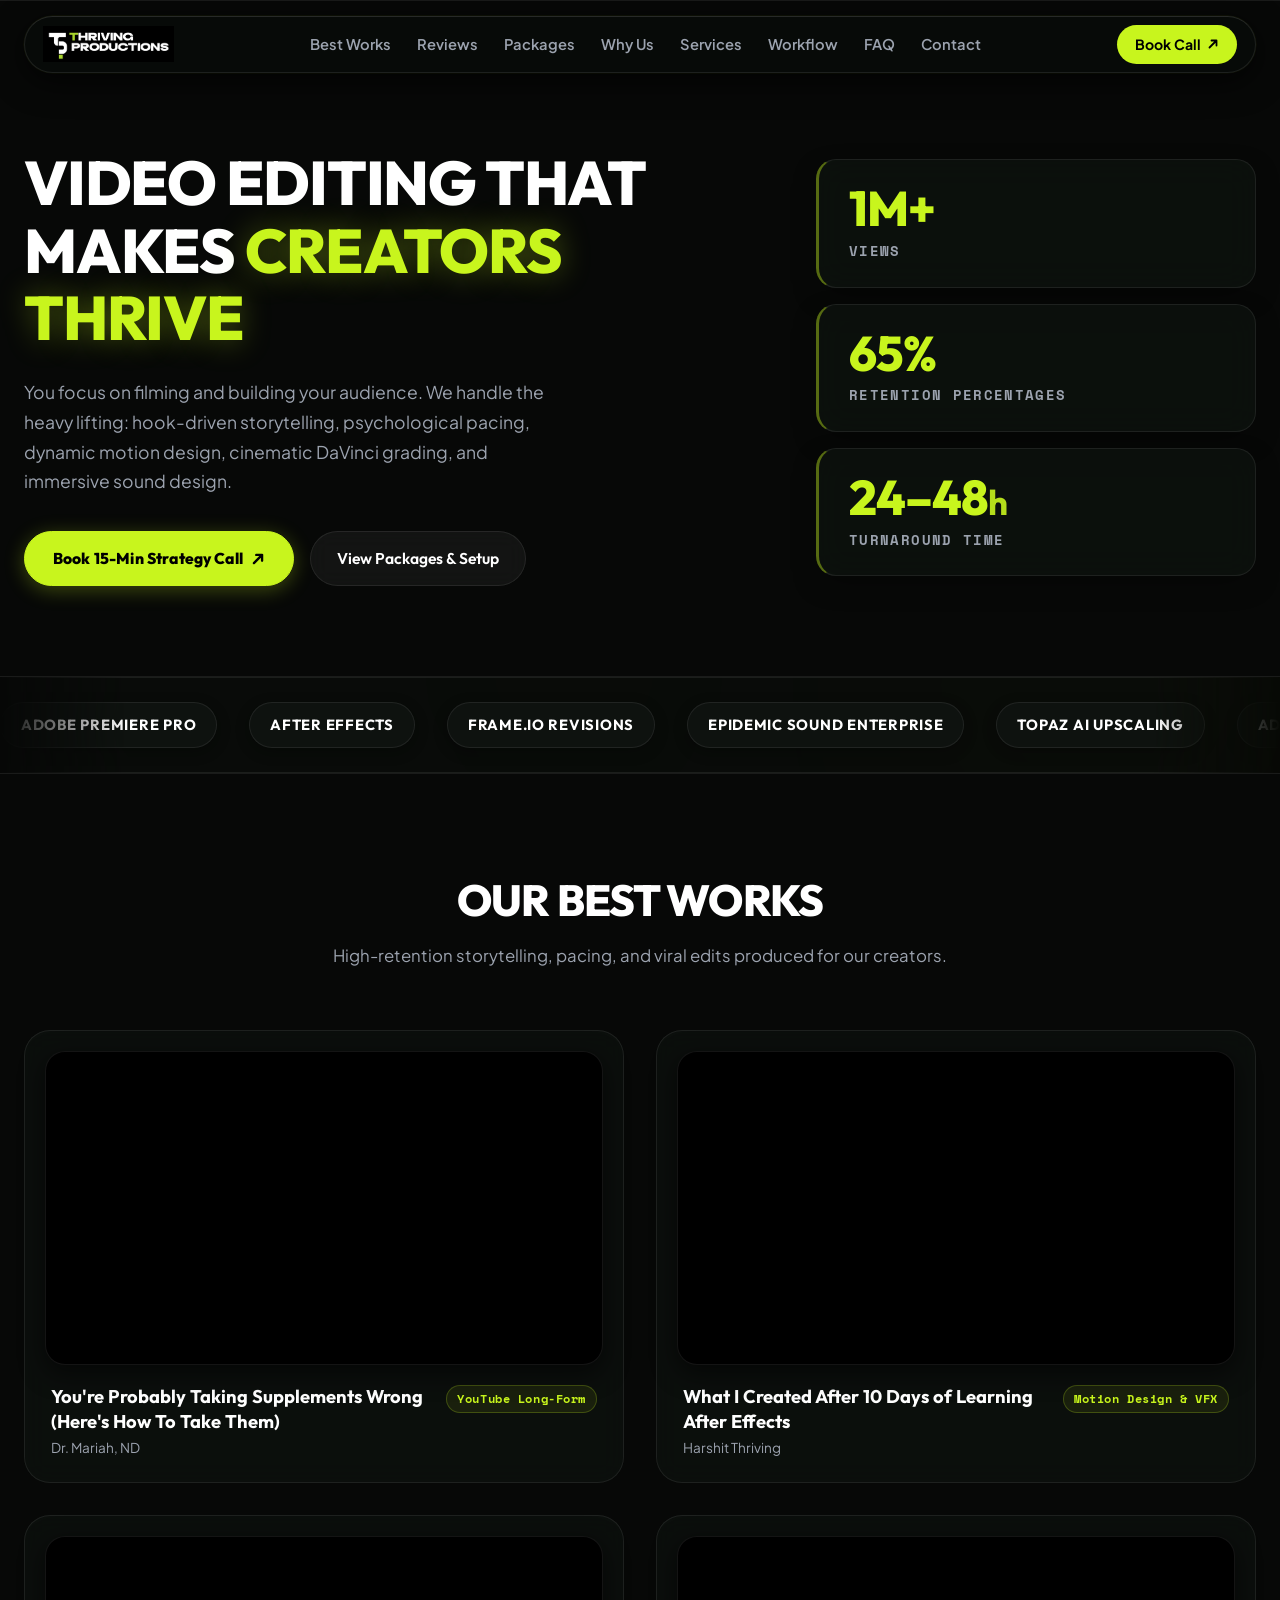
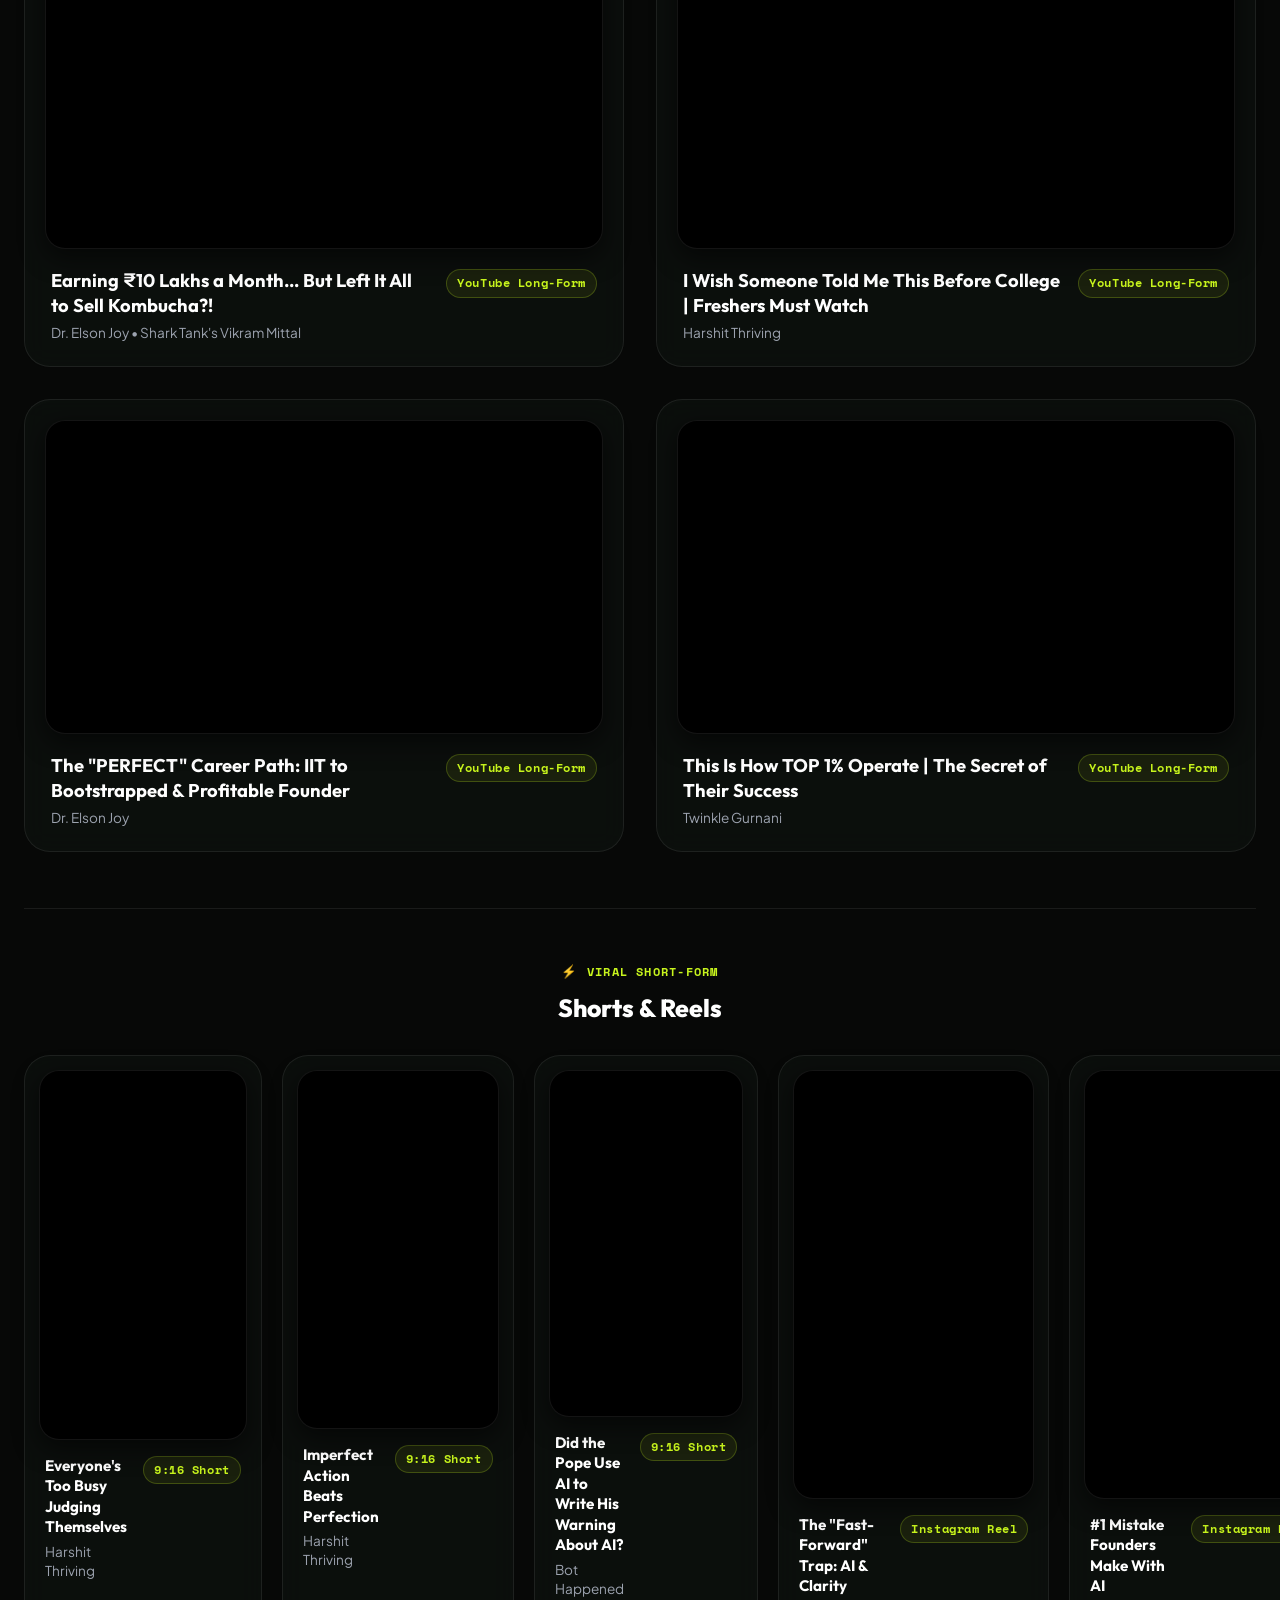
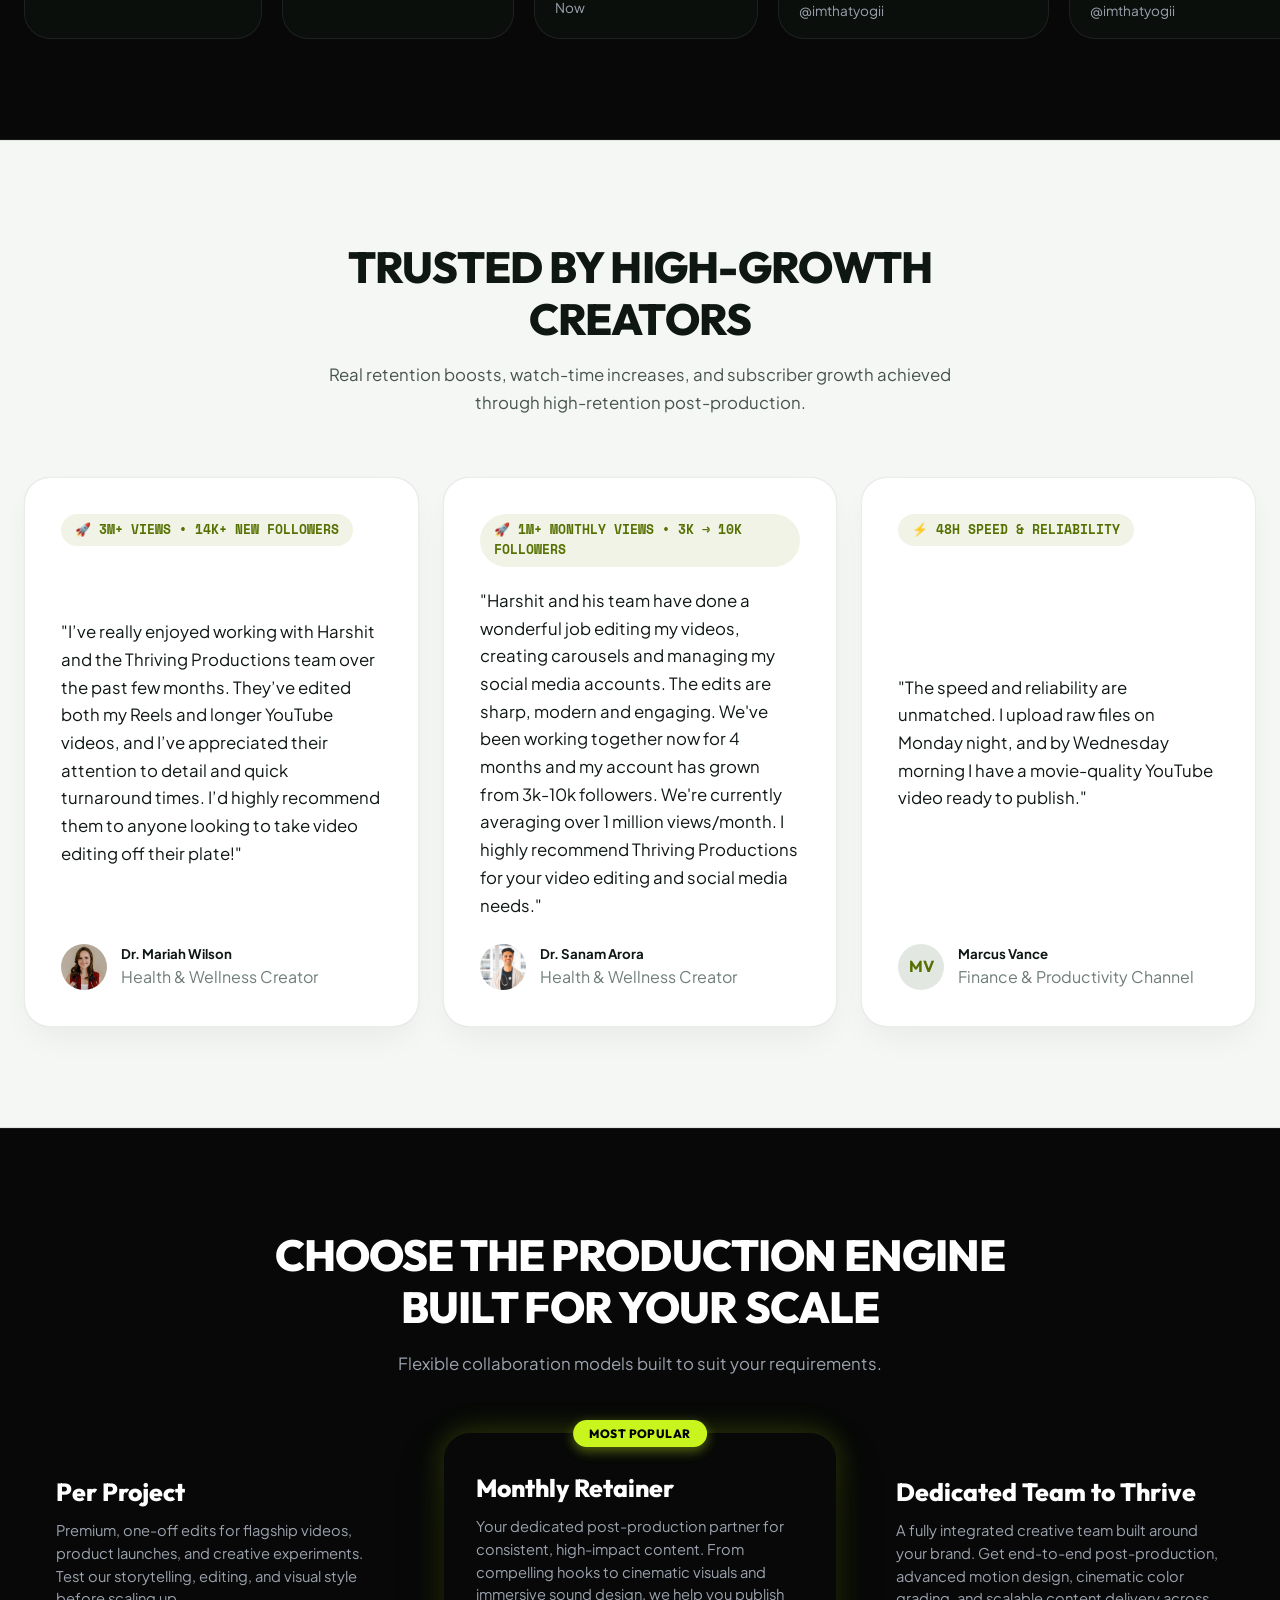
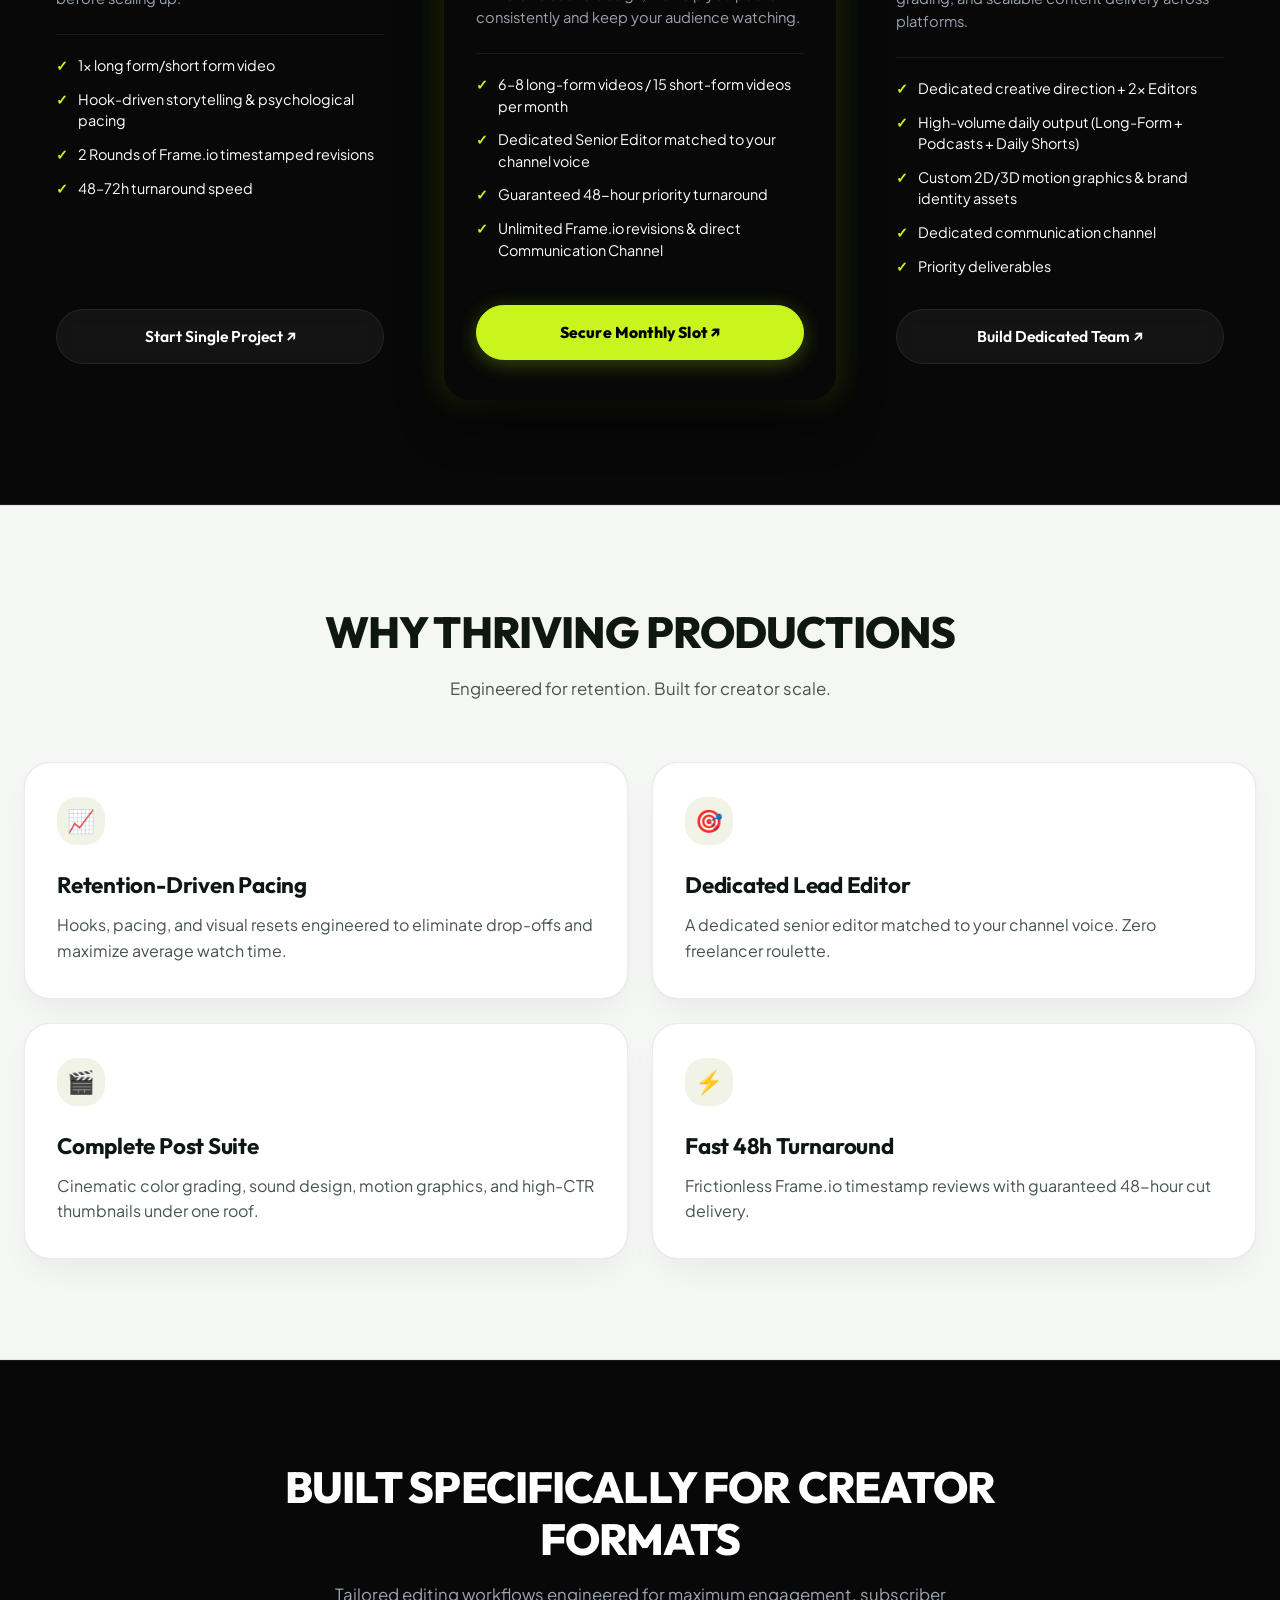
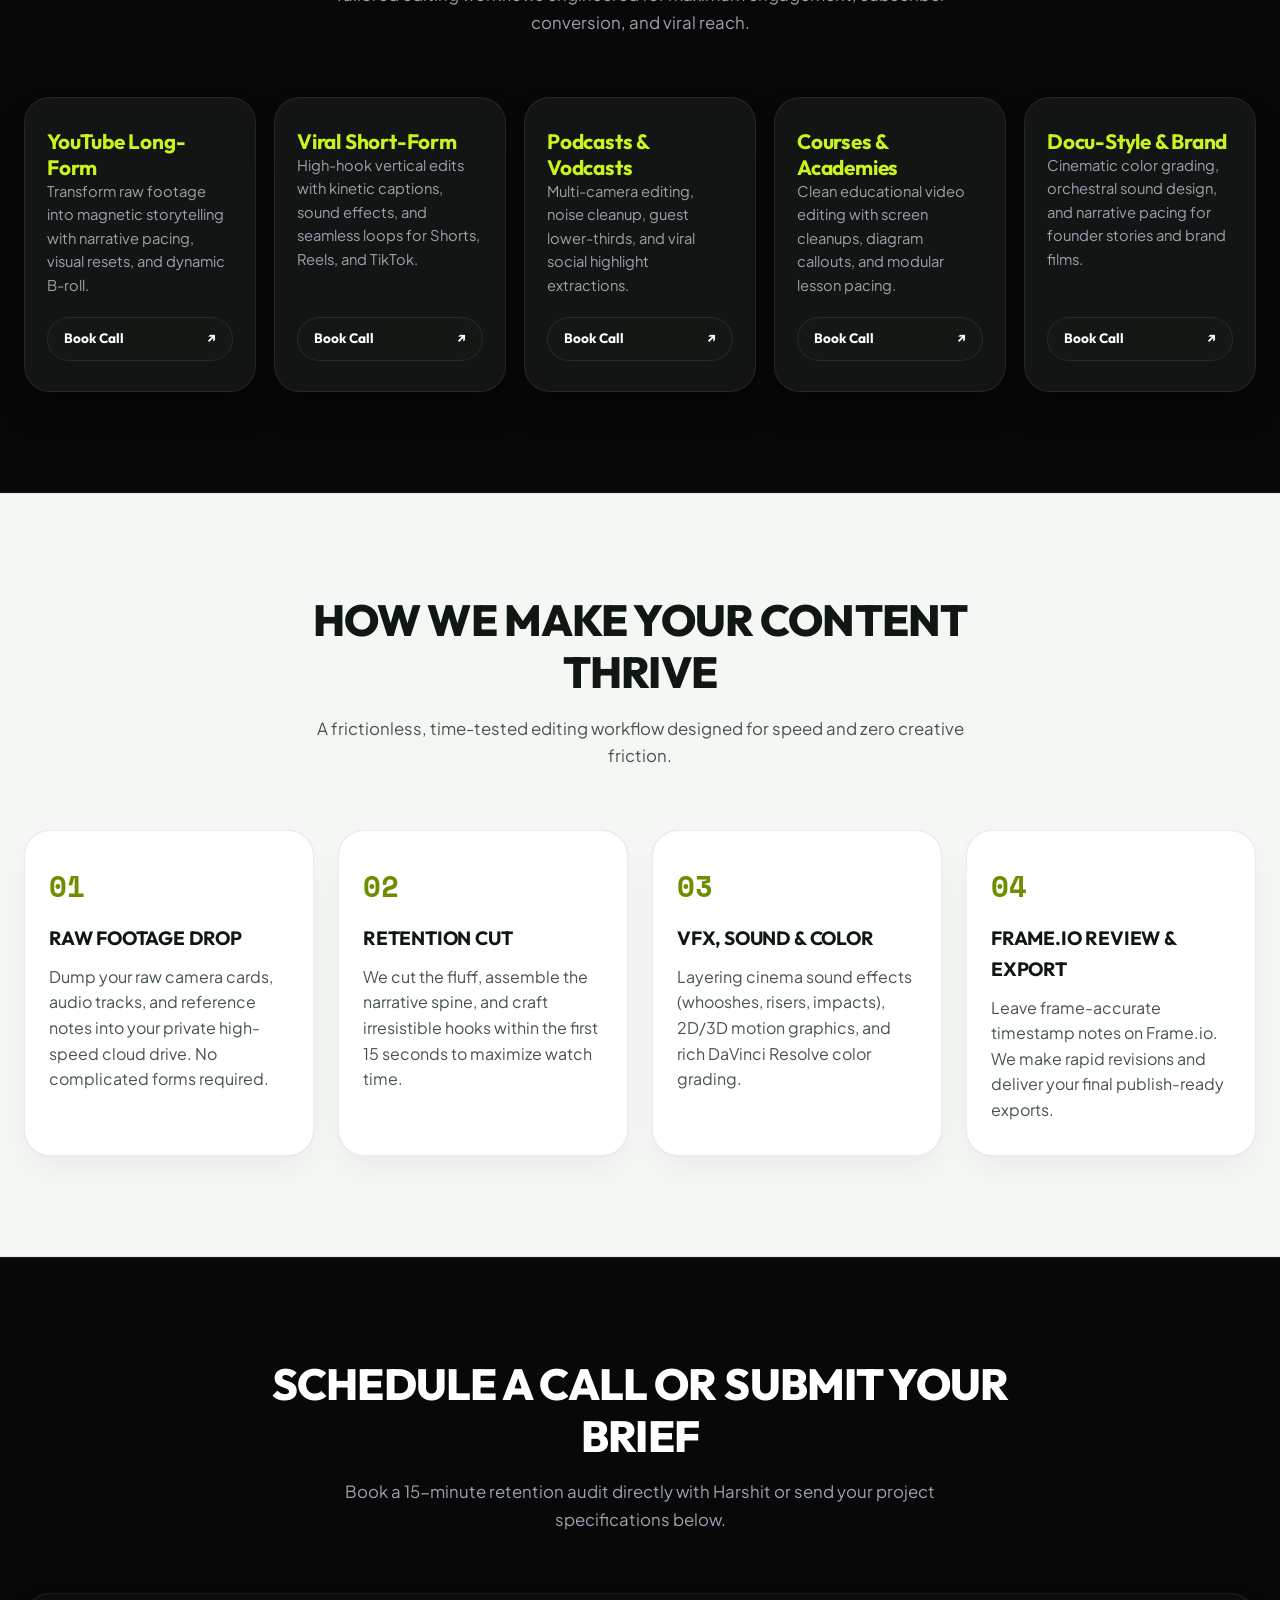
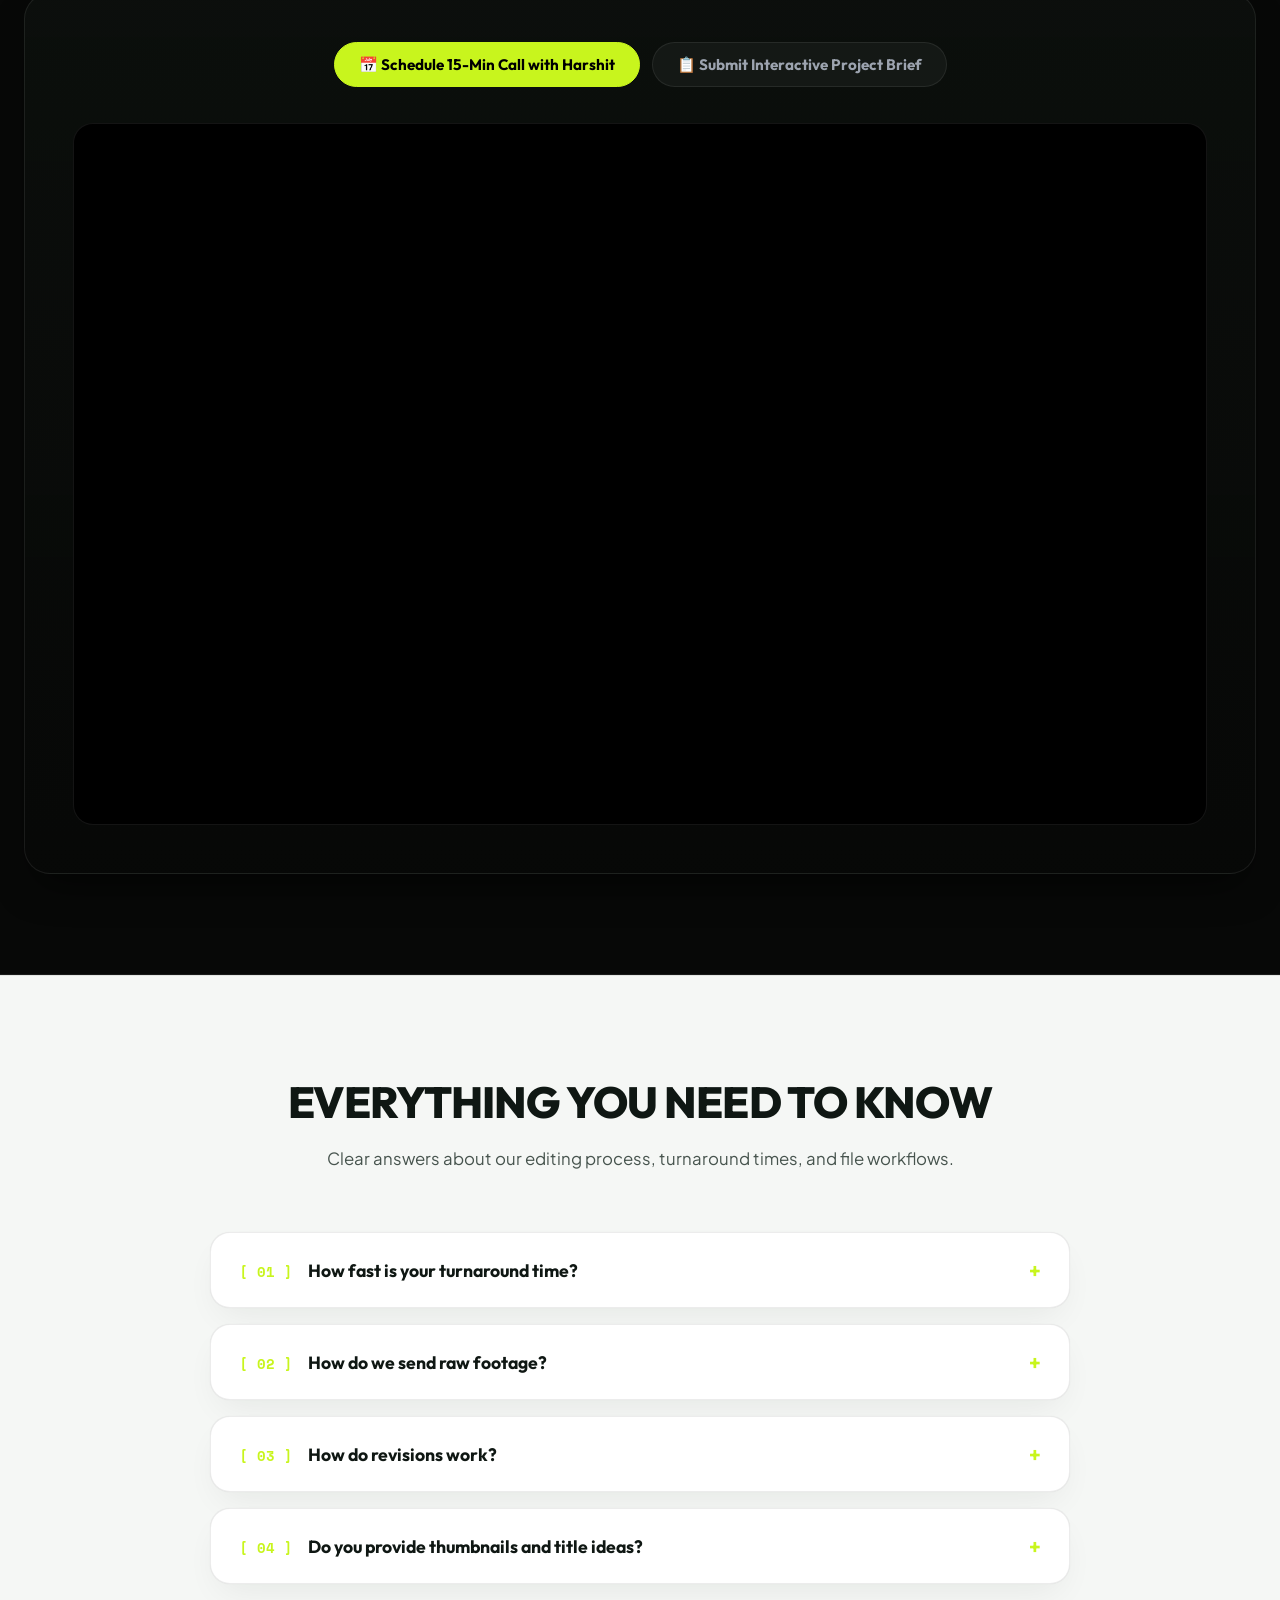
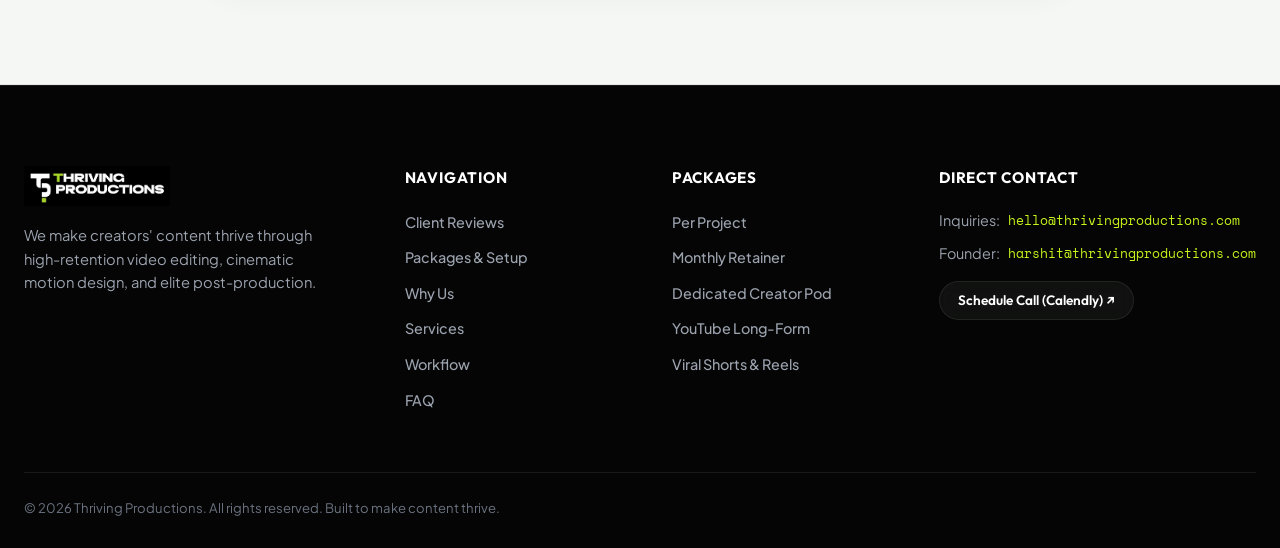
<file: index.html>
<!DOCTYPE html>
<html lang="en">

<head>
  <meta charset="UTF-8">
  <meta name="viewport" content="width=device-width, initial-scale=1.0">

  <!-- SEO Meta Tags -->
  <title>Thriving Productions | High-Retention Video Editing & Post-Production for Creators</title>
  <meta name="description"
    content="We make creators' content thrive. Elite video editing, storytelling cuts, dynamic motion graphics, DaVinci color grading, and immersive sound design for top YouTube creators, podcasters, and brand leaders.">
  <meta name="keywords"
    content="video editing, creator post production, high retention editing, youtube editor, podcast video editing, motion design, thriving productions, harshit">
  <meta name="author" content="Thriving Productions">

  <!-- Open Graph / Social Media Meta Tags -->
  <meta property="og:title" content="Thriving Productions — High-Retention Video Editing for Creators">
  <meta property="og:description"
    content="You film the vision. We engineer the virality. Full-service post-production for modern creators.">
  <meta property="og:image" content="assets/logo-final.png">
  <meta property="og:type" content="website">

  <!-- Favicon -->
  <link rel="icon" type="image/png" href="assets/logo-final.png">

  <!-- Calendly Widget Stylesheet & JS -->
  <link href="https://assets.calendly.com/assets/external/widget.css" rel="stylesheet">
  <script src="https://assets.calendly.com/assets/external/widget.js" type="text/javascript" async></script>

  <!-- Custom Stylesheet -->
  <link rel="stylesheet" href="css/style.css">
</head>

<body>

  <!-- Ambient Light Orbs -->
  <div class="bg-ambient-lights" aria-hidden="true">
    <div class="ambient-orb orb-1"></div>
    <div class="ambient-orb orb-2"></div>
    <div class="ambient-orb orb-3"></div>
  </div>

  <!-- FLOATING NAVIGATION BAR -->
  <header class="site-header">
    <div class="nav-pill-container">
      <a href="#hero" class="brand-link" aria-label="Thriving Productions Home">
        <img src="assets/logo-final.png" alt="Thriving Productions Logo" class="brand-logo">
      </a>

      <nav aria-label="Main Navigation">
        <ul class="nav-links-wrapper">
          <li class="nav-item"><a href="#work">Best Works</a></li>
          <li class="nav-item"><a href="#results">Reviews</a></li>
          <li class="nav-item"><a href="#packages">Packages</a></li>
          <li class="nav-item"><a href="#why-us">Why Us</a></li>
          <li class="nav-item"><a href="#services">Services</a></li>
          <li class="nav-item"><a href="#workflow">Workflow</a></li>
          <li class="nav-item"><a href="#faq">FAQ</a></li>
          <li class="nav-item"><a href="#booking">Contact</a></li>
        </ul>
      </nav>

      <div class="nav-right-actions">
        <a href="https://calendly.com/thrivingharshit/new-meeting" target="_blank" rel="noopener"
          class="btn-nav-cta trigger-calendly-modal">
          <span>Book Call</span>
          <svg width="12" height="12" viewBox="0 0 12 12" fill="none" xmlns="http://www.w3.org/2000/svg">
            <path d="M2.5 9.5L9.5 2.5M9.5 2.5H4.5M9.5 2.5V7.5" stroke="currentColor" stroke-width="1.8"
              stroke-linecap="round" stroke-linejoin="round" />
          </svg>
        </a>
      </div>
    </div>
  </header>

  <!-- Mobile Drawer -->
  <div id="mobileDrawer" style="display:none;" class="mobile-drawer">
    <!-- Populated via CSS/JS -->
  </div>

  <main>
    <!-- HERO SECTION -->
    <section id="hero" class="hero-section section-dark-theme">
      <div class="container">
        <div class="hero-grid">

          <div class="hero-content">
            <h1 class="hero-title">
              VIDEO EDITING THAT MAKES <span class="accent-word">CREATORS THRIVE</span>
            </h1>

            <p class="hero-subtitle">
              You focus on filming and building your audience. We handle the heavy lifting: hook-driven storytelling,
              psychological pacing, dynamic motion design, cinematic DaVinci grading, and immersive sound design.
            </p>

            <div class="hero-cta-group">
              <a href="https://calendly.com/thrivingharshit/new-meeting" class="btn-primary trigger-calendly-modal">
                <span>Book 15-Min Strategy Call</span>
                <svg width="14" height="14" viewBox="0 0 12 12" fill="none" xmlns="http://www.w3.org/2000/svg">
                  <path d="M2.5 9.5L9.5 2.5M9.5 2.5H4.5M9.5 2.5V7.5" stroke="currentColor" stroke-width="2"
                    stroke-linecap="round" stroke-linejoin="round" />
                </svg>
              </a>

              <a href="#packages" class="btn-secondary">
                <span>View Packages & Setup</span>
              </a>
            </div>
          </div>

          <!-- Hero Growth Numbers (Simple & High-Impact) -->
          <div class="hero-growth-wrapper">
            <div class="growth-card">
              <div class="growth-number">1M+</div>
              <div class="growth-label">Views</div>
            </div>

            <div class="growth-card">
              <div class="growth-number"><span class="stat-count" data-target="65" data-suffix="%">65%</span></div>
              <div class="growth-label">Retention Percentages</div>
            </div>

            <div class="growth-card">
              <div class="growth-number">24–48<span class="growth-unit">h</span></div>
              <div class="growth-label">Turnaround Time</div>
            </div>
          </div>

        </div>
      </div>
    </section>

    <!-- SOFTWARE & GEAR INFINITE MARQUEE -->
    <section class="marquee-section section-dark-theme" aria-label="Tools and Software Stack">
      <div class="marquee-track">
        <div class="tool-chip">ADOBE PREMIERE PRO</div>
        <div class="tool-chip">AFTER EFFECTS</div>
        <div class="tool-chip">FRAME.IO REVISIONS</div>
        <div class="tool-chip">EPIDEMIC SOUND ENTERPRISE</div>
        <div class="tool-chip">TOPAZ AI UPSCALING</div>
        <!-- Duplicated for seamless infinite loop -->
        <div class="tool-chip">ADOBE PREMIERE PRO</div>
        <div class="tool-chip">AFTER EFFECTS</div>
        <div class="tool-chip">FRAME.IO REVISIONS</div>
        <div class="tool-chip">EPIDEMIC SOUND ENTERPRISE</div>
        <div class="tool-chip">TOPAZ AI UPSCALING</div>
      </div>
    </section>

    <!-- FEATURED PROJECTS: OUR BEST WORKS (YOUTUBE PLAYBACK SHOWCASE) -->
    <section id="work" class="section-padding section-dark-theme">
      <div class="container">

        <div class="section-header-block">
          <h2 class="section-title">OUR BEST WORKS</h2>
          <p class="section-desc">
            High-retention storytelling, pacing, and viral edits produced for our creators.
          </p>
        </div>

        <!-- 16:9 Long-Form Projects Grid -->
        <div class="projects-video-grid">

          <!-- Project 1: Dr. Mariah, ND -->
          <div class="project-video-card">
            <div class="video-screen-frame">
              <iframe src="https://www.youtube.com/embed/V1QnnVOTl3I?rel=0&modestbranding=1"
                title="You're Probably Taking Supplements Wrong (Here's how to take them)" loading="lazy"
                allow="accelerometer; autoplay; clipboard-write; encrypted-media; gyroscope; picture-in-picture; web-share"
                allowfullscreen class="youtube-embed-frame">
              </iframe>
            </div>
            <div class="project-info-row">
              <div class="project-text-group">
                <h3 class="project-title">You're Probably Taking Supplements Wrong (Here's How To Take Them)</h3>
                <p class="project-client">Dr. Mariah, ND</p>
              </div>
              <span class="project-badge">YouTube Long-Form</span>
            </div>
          </div>

          <!-- Project 2: After Effects -->
          <div class="project-video-card">
            <div class="video-screen-frame">
              <iframe src="https://www.youtube.com/embed/3Pghgdp9ksc?rel=0&modestbranding=1"
                title="What I Created After 10 Days of Learning After Effects" loading="lazy"
                allow="accelerometer; autoplay; clipboard-write; encrypted-media; gyroscope; picture-in-picture; web-share"
                allowfullscreen class="youtube-embed-frame">
              </iframe>
            </div>
            <div class="project-info-row">
              <div class="project-text-group">
                <h3 class="project-title">What I Created After 10 Days of Learning After Effects</h3>
                <p class="project-client">Harshit Thriving</p>
              </div>
              <span class="project-badge">Motion Design & VFX</span>
            </div>
          </div>

          <!-- Project 3: Earning ₹10 Lakhs -->
          <div class="project-video-card">
            <div class="video-screen-frame">
              <iframe src="https://www.youtube.com/embed/T4l8N0UY_fY?rel=0&modestbranding=1"
                title="Earning ₹10 Lakhs a Month… But Left It All to Sell Kombucha?! | Shark Tank’s Vikram Mittal"
                loading="lazy"
                allow="accelerometer; autoplay; clipboard-write; encrypted-media; gyroscope; picture-in-picture; web-share"
                allowfullscreen class="youtube-embed-frame">
              </iframe>
            </div>
            <div class="project-info-row">
              <div class="project-text-group">
                <h3 class="project-title">Earning ₹10 Lakhs a Month… But Left It All to Sell Kombucha?!</h3>
                <p class="project-client">Dr. Elson Joy • Shark Tank's Vikram Mittal</p>
              </div>
              <span class="project-badge">YouTube Long-Form</span>
            </div>
          </div>

          <!-- Project 4: Wish I Knew This Before College -->
          <div class="project-video-card">
            <div class="video-screen-frame">
              <iframe src="https://www.youtube.com/embed/kpXg0Fa_aDg?rel=0&modestbranding=1"
                title="I Wish Someone Told Me This Before College | Freshers Must Watch" loading="lazy"
                allow="accelerometer; autoplay; clipboard-write; encrypted-media; gyroscope; picture-in-picture; web-share"
                allowfullscreen class="youtube-embed-frame">
              </iframe>
            </div>
            <div class="project-info-row">
              <div class="project-text-group">
                <h3 class="project-title">I Wish Someone Told Me This Before College | Freshers Must Watch</h3>
                <p class="project-client">Harshit Thriving</p>
              </div>
              <span class="project-badge">YouTube Long-Form</span>
            </div>
          </div>

          <!-- Project 5: IIT to Bootstrapped & Profitable Founder -->
          <div class="project-video-card">
            <div class="video-screen-frame">
              <iframe src="https://www.youtube.com/embed/MBLo8JGmnGo?rel=0&modestbranding=1"
                title="The PERFECT Career Path: IIT to Bootstrapped & Profitable Founder" loading="lazy"
                allow="accelerometer; autoplay; clipboard-write; encrypted-media; gyroscope; picture-in-picture; web-share"
                allowfullscreen class="youtube-embed-frame">
              </iframe>
            </div>
            <div class="project-info-row">
              <div class="project-text-group">
                <h3 class="project-title">The "PERFECT" Career Path: IIT to Bootstrapped & Profitable Founder</h3>
                <p class="project-client">Dr. Elson Joy</p>
              </div>
              <span class="project-badge">YouTube Long-Form</span>
            </div>
          </div>

          <!-- Project 6: Top 1% Operate -->
          <div class="project-video-card">
            <div class="video-screen-frame">
              <iframe src="https://www.youtube.com/embed/Gjvl_jrdmHQ?rel=0&modestbranding=1"
                title="This Is How TOP 1% Operate | The Secret of Their Success" loading="lazy"
                allow="accelerometer; autoplay; clipboard-write; encrypted-media; gyroscope; picture-in-picture; web-share"
                allowfullscreen class="youtube-embed-frame">
              </iframe>
            </div>
            <div class="project-info-row">
              <div class="project-text-group">
                <h3 class="project-title">This Is How TOP 1% Operate | The Secret of Their Success</h3>
                <p class="project-client">Twinkle Gurnani</p>
              </div>
              <span class="project-badge">YouTube Long-Form</span>
            </div>
          </div>

        </div>

        <!-- 9:16 Viral Shorts & Reels Showcase -->
        <div class="shorts-showcase-block">
          <div class="shorts-header-row">
            <span class="shorts-subtag">⚡ VIRAL SHORT-FORM</span>
            <h3 class="shorts-section-title">Shorts & Reels</h3>
          </div>

          <div class="shorts-video-grid">

            <!-- Short 1 -->
            <div class="short-video-card">
              <div class="short-screen-frame">
                <iframe src="https://www.youtube.com/embed/0WPNZwutGtE?rel=0&modestbranding=1"
                  title="Everyone's Too Busy Judging Themselves" loading="lazy"
                  allow="accelerometer; autoplay; clipboard-write; encrypted-media; gyroscope; picture-in-picture; web-share"
                  allowfullscreen class="youtube-embed-frame">
                </iframe>
              </div>
              <div class="project-info-row">
                <div class="project-text-group">
                  <h4 class="short-title">Everyone's Too Busy Judging Themselves</h4>
                  <p class="project-client">Harshit Thriving</p>
                </div>
                <span class="project-badge">9:16 Short</span>
              </div>
            </div>

            <!-- Short 2 -->
            <div class="short-video-card">
              <div class="short-screen-frame">
                <iframe src="https://www.youtube.com/embed/cesDcMEBdq0?rel=0&modestbranding=1"
                  title="Imperfect Action Beats Perfection" loading="lazy"
                  allow="accelerometer; autoplay; clipboard-write; encrypted-media; gyroscope; picture-in-picture; web-share"
                  allowfullscreen class="youtube-embed-frame">
                </iframe>
              </div>
              <div class="project-info-row">
                <div class="project-text-group">
                  <h4 class="short-title">Imperfect Action Beats Perfection</h4>
                  <p class="project-client">Harshit Thriving</p>
                </div>
                <span class="project-badge">9:16 Short</span>
              </div>
            </div>

            <!-- Short 3 -->
            <div class="short-video-card">
              <div class="short-screen-frame">
                <iframe src="https://www.youtube.com/embed/E0vyT9Qvh7A?rel=0&modestbranding=1"
                  title="Did the Pope Use AI to Write His Warning About AI?" loading="lazy"
                  allow="accelerometer; autoplay; clipboard-write; encrypted-media; gyroscope; picture-in-picture; web-share"
                  allowfullscreen class="youtube-embed-frame">
                </iframe>
              </div>
              <div class="project-info-row">
                <div class="project-text-group">
                  <h4 class="short-title">Did the Pope Use AI to Write His Warning About AI?</h4>
                  <p class="project-client">Bot Happened Now</p>
                </div>
                <span class="project-badge">9:16 Short</span>
              </div>
            </div>

            <!-- Reel 1 -->
            <div class="short-video-card">
              <div class="short-screen-frame">
                <iframe src="https://www.instagram.com/reel/Da-PhwSMset/embed/"
                  title="The Fast-Forward Trap: AI & Clarity" loading="lazy" frameborder="0" scrolling="no"
                  allowtransparency="true"
                  allow="autoplay; clipboard-write; encrypted-media; picture-in-picture; web-share"
                  class="instagram-embed-frame">
                </iframe>
              </div>
              <div class="project-info-row">
                <div class="project-text-group">
                  <h4 class="short-title">The "Fast-Forward" Trap: AI & Clarity</h4>
                  <p class="project-client">@imthatyogii</p>
                </div>
                <span class="project-badge">Instagram Reel</span>
              </div>
            </div>

            <!-- Reel 2 -->
            <div class="short-video-card">
              <div class="short-screen-frame">
                <iframe src="https://www.instagram.com/reel/DbcSSpxpiCO/embed/"
                  title="The #1 Mistake Founders Make Integrating AI" loading="lazy" frameborder="0" scrolling="no"
                  allowtransparency="true"
                  allow="autoplay; clipboard-write; encrypted-media; picture-in-picture; web-share"
                  class="instagram-embed-frame">
                </iframe>
              </div>
              <div class="project-info-row">
                <div class="project-text-group">
                  <h4 class="short-title">#1 Mistake Founders Make With AI</h4>
                  <p class="project-client">@imthatyogii</p>
                </div>
                <span class="project-badge">Instagram Reel</span>
              </div>
            </div>

          </div>
        </div>

      </div>
    </section>

    <!-- 2ND SECTION: CLIENTS REVIEW & PROOF (LIGHT THEME) -->
    <section id="results" class="section-padding section-light-theme">
      <div class="container">

        <div class="section-header-block">
          <h2 class="section-title">TRUSTED BY HIGH-GROWTH CREATORS</h2>
          <p class="section-desc">
            Real retention boosts, watch-time increases, and subscriber growth achieved through high-retention
            post-production.
          </p>
        </div>

        <div class="testimonials-grid">

          <div class="testimonial-card">
            <div class="test-metric-badge">🚀 3M+ VIEWS • 14K+ NEW FOLLOWERS</div>
            <p class="test-quote">
              "I’ve really enjoyed working with Harshit and the Thriving Productions team over the past few months. They’ve edited both my Reels and longer YouTube videos, and I’ve appreciated their attention to detail and quick turnaround times. I’d highly recommend them to anyone looking to take video editing off their plate!"
            </p>
            <div class="test-author-row">
              <img src="assets/dr-mariah.jpg" alt="Dr. Mariah Wilson" class="test-avatar">
              <div class="test-author-info">
                <h5>Dr. Mariah Wilson</h5>
                <p>Health & Wellness Creator</p>
              </div>
            </div>
          </div>

          <div class="testimonial-card">
            <div class="test-metric-badge">🚀 1M+ MONTHLY VIEWS • 3K → 10K FOLLOWERS</div>
            <p class="test-quote">
              "Harshit and his team have done a wonderful job editing my videos, creating carousels and managing my social media accounts. The edits are sharp, modern and engaging. We've been working together now for 4 months and my account has grown from 3k-10k followers. We're currently averaging over 1 million views/month. I highly recommend Thriving Productions for your video editing and social media needs."
            </p>
            <div class="test-author-row">
              <img src="assets/dr-sanam.jpg" alt="Dr. Sanam Arora" class="test-avatar">
              <div class="test-author-info">
                <h5>Dr. Sanam Arora</h5>
                <p>Health & Wellness Creator</p>
              </div>
            </div>
          </div>

          <div class="testimonial-card">
            <div class="test-metric-badge">⚡ 48H SPEED & RELIABILITY</div>
            <p class="test-quote">
              "The speed and reliability are unmatched. I upload raw files on Monday night, and by Wednesday morning I
              have a movie-quality YouTube video ready to publish."
            </p>
            <div class="test-author-row">
              <div class="test-avatar">MV</div>
              <div class="test-author-info">
                <h5>Marcus Vance</h5>
                <p>Finance & Productivity Channel</p>
              </div>
            </div>
          </div>

        </div>

      </div>
    </section>

    <!-- 3RD SECTION: THE PACKAGE / SETUP YOU WANT (DARK THEME) -->
    <section id="packages" class="section-padding section-dark-theme">
      <div class="container">

        <div class="section-header-block">
          <h2 class="section-title">CHOOSE THE PRODUCTION ENGINE BUILT FOR YOUR SCALE</h2>
          <p class="section-desc">
            Flexible collaboration models built to suit your requirements.
          </p>
        </div>

        <div class="packages-grid-3">

          <!-- Package 1: Per Project -->
          <div class="package-card">
            <div>
              <h3 class="package-name">Per Project</h3>
              <p class="package-tagline">
                Premium, one-off edits for flagship videos, product launches, and creative experiments. Test our
                storytelling, editing, and visual style before scaling up.
              </p>
              <ul class="package-features">
                <li><span class="check-icon">✓</span> <span>1x long form/short form video</span></li>
                <li><span class="check-icon">✓</span> <span>Hook-driven storytelling & psychological pacing</span></li>
                <li><span class="check-icon">✓</span> <span>2 Rounds of Frame.io timestamped revisions</span></li>
                <li><span class="check-icon">✓</span> <span>48–72h turnaround speed</span></li>
              </ul>
            </div>
            <div>
              <a href="#booking" class="btn-secondary" style="width:100%; justify-content:center;">
                <span>Start Single Project ↗</span>
              </a>
            </div>
          </div>

          <!-- Package 2: Monthly Retainer (Most Popular) -->
          <div class="package-card highlighted">
            <div class="package-badge-top">MOST POPULAR</div>
            <div>
              <h3 class="package-name">Monthly Retainer</h3>
              <p class="package-tagline">
                Your dedicated post-production partner for consistent, high-impact content. From compelling hooks to
                cinematic visuals and immersive sound design, we help you publish consistently and keep your audience
                watching.
              </p>
              <ul class="package-features">
                <li><span class="check-icon">✓</span> <span>6–8 long-form videos / 15 short-form videos per month</span>
                </li>
                <li><span class="check-icon">✓</span> <span>Dedicated Senior Editor matched to your channel voice</span>
                </li>
                <li><span class="check-icon">✓</span> <span>Guaranteed 48-hour priority turnaround</span></li>
                <li><span class="check-icon">✓</span> <span>Unlimited Frame.io revisions & direct Communication
                    Channel</span></li>
              </ul>
            </div>
            <div>
              <a href="https://calendly.com/thrivingharshit/new-meeting" class="btn-primary trigger-calendly-modal"
                style="width:100%; justify-content:center;">
                <span>Secure Monthly Slot ↗</span>
              </a>
            </div>
          </div>

          <!-- Package 3: Dedicated Team for Your Content to Thrive -->
          <div class="package-card">
            <div>
              <h3 class="package-name">Dedicated Team to Thrive</h3>
              <p class="package-tagline">
                A fully integrated creative team built around your brand. Get end-to-end post-production, advanced
                motion design, cinematic color grading, and scalable content delivery across platforms.
              </p>
              <ul class="package-features">
                <li><span class="check-icon">✓</span> <span>Dedicated creative direction + 2x Editors</span></li>
                <li><span class="check-icon">✓</span> <span>High-volume daily output (Long-Form + Podcasts + Daily
                    Shorts)</span></li>
                <li><span class="check-icon">✓</span> <span>Custom 2D/3D motion graphics & brand identity assets</span>
                </li>
                <li><span class="check-icon">✓</span> <span>Dedicated communication channel</span></li>
                <li><span class="check-icon">✓</span> <span>Priority deliverables</span></li>
              </ul>
            </div>
            <div>
              <a href="https://calendly.com/thrivingharshit/new-meeting" class="btn-secondary trigger-calendly-modal"
                style="width:100%; justify-content:center;">
                <span>Build Dedicated Team ↗</span>
              </a>
            </div>
          </div>

        </div>

      </div>
    </section>

    <!-- 4TH SECTION: WHY US (LIGHT THEME) -->
    <section id="why-us" class="section-padding section-light-theme">
      <div class="container">

        <div class="section-header-block">
          <h2 class="section-title">WHY THRIVING PRODUCTIONS</h2>
          <p class="section-desc">
            Engineered for retention. Built for creator scale.
          </p>
        </div>

        <div class="bento-grid-container">

          <!-- Value 1 -->
          <div class="bento-card bento-col-6">
            <div class="why-card-icon">📈</div>
            <h3 class="bento-card-title">Retention-Driven Pacing</h3>
            <p class="bento-card-desc">
              Hooks, pacing, and visual resets engineered to eliminate drop-offs and maximize average watch time.
            </p>
          </div>

          <!-- Value 2 -->
          <div class="bento-card bento-col-6">
            <div class="why-card-icon">🎯</div>
            <h3 class="bento-card-title">Dedicated Lead Editor</h3>
            <p class="bento-card-desc">
              A dedicated senior editor matched to your channel voice. Zero freelancer roulette.
            </p>
          </div>

          <!-- Value 3 -->
          <div class="bento-card bento-col-6">
            <div class="why-card-icon">🎬</div>
            <h3 class="bento-card-title">Complete Post Suite</h3>
            <p class="bento-card-desc">
              Cinematic color grading, sound design, motion graphics, and high-CTR thumbnails under one roof.
            </p>
          </div>

          <!-- Value 4 -->
          <div class="bento-card bento-col-6">
            <div class="why-card-icon">⚡</div>
            <h3 class="bento-card-title">Fast 48h Turnaround</h3>
            <p class="bento-card-desc">
              Frictionless Frame.io timestamp reviews with guaranteed 48-hour cut delivery.
            </p>
          </div>

        </div>
      </div>
    </section>

    <!-- 5TH SECTION: OUR SERVICES (5-CARD SHOWCASE) (DARK THEME) -->
    <section id="services" class="section-padding section-dark-theme">
      <div class="container">

        <div class="section-header-block">
          <h2 class="section-title">BUILT SPECIFICALLY FOR CREATOR FORMATS</h2>
          <p class="section-desc">
            Tailored editing workflows engineered for maximum engagement, subscriber conversion, and viral reach.
          </p>
        </div>

        <div class="services-grid-5">

          <!-- Service 1 -->
          <div class="service-card">
            <div>
              <h3 class="service-title">YouTube Long-Form</h3>
              <p class="service-desc">
                Transform raw footage into magnetic storytelling with narrative pacing, visual resets, and dynamic
                B-roll.
              </p>
            </div>
            <a href="https://calendly.com/thrivingharshit/new-meeting"
              class="btn-service-action trigger-calendly-modal">
              <span>Book Call</span>
              <span>↗</span>
            </a>
          </div>

          <!-- Service 2 -->
          <div class="service-card">
            <div>
              <h3 class="service-title">Viral Short-Form</h3>
              <p class="service-desc">
                High-hook vertical edits with kinetic captions, sound effects, and seamless loops for Shorts, Reels, and
                TikTok.
              </p>
            </div>
            <a href="https://calendly.com/thrivingharshit/new-meeting"
              class="btn-service-action trigger-calendly-modal">
              <span>Book Call</span>
              <span>↗</span>
            </a>
          </div>

          <!-- Service 3 -->
          <div class="service-card">
            <div>
              <h3 class="service-title">Podcasts & Vodcasts</h3>
              <p class="service-desc">
                Multi-camera editing, noise cleanup, guest lower-thirds, and viral social highlight extractions.
              </p>
            </div>
            <a href="https://calendly.com/thrivingharshit/new-meeting"
              class="btn-service-action trigger-calendly-modal">
              <span>Book Call</span>
              <span>↗</span>
            </a>
          </div>

          <!-- Service 4 -->
          <div class="service-card">
            <div>
              <h3 class="service-title">Courses & Academies</h3>
              <p class="service-desc">
                Clean educational video editing with screen cleanups, diagram callouts, and modular lesson pacing.
              </p>
            </div>
            <a href="https://calendly.com/thrivingharshit/new-meeting"
              class="btn-service-action trigger-calendly-modal">
              <span>Book Call</span>
              <span>↗</span>
            </a>
          </div>

          <!-- Service 5 -->
          <div class="service-card">
            <div>
              <h3 class="service-title">Docu-Style & Brand</h3>
              <p class="service-desc">
                Cinematic color grading, orchestral sound design, and narrative pacing for founder stories and brand
                films.
              </p>
            </div>
            <a href="https://calendly.com/thrivingharshit/new-meeting"
              class="btn-service-action trigger-calendly-modal">
              <span>Book Call</span>
              <span>↗</span>
            </a>
          </div>

        </div>

      </div>
    </section>

    <!-- 6TH SECTION: 4-STEP PRODUCTION PIPELINE (LIGHT THEME) -->
    <section id="workflow" class="section-padding section-light-theme">
      <div class="container">

        <div class="section-header-block">
          <h2 class="section-title">HOW WE MAKE YOUR CONTENT THRIVE</h2>
          <p class="section-desc">
            A frictionless, time-tested editing workflow designed for speed and zero creative friction.
          </p>
        </div>

        <div class="pipeline-steps-grid">

          <div class="pipeline-step-card">
            <div class="step-num-badge">01</div>
            <h3 class="step-title">RAW FOOTAGE DROP</h3>
            <p class="step-desc">
              Dump your raw camera cards, audio tracks, and reference notes into your private high-speed cloud drive. No
              complicated forms required.
            </p>
          </div>

          <div class="pipeline-step-card">
            <div class="step-num-badge">02</div>
            <h3 class="step-title">RETENTION CUT</h3>
            <p class="step-desc">
              We cut the fluff, assemble the narrative spine, and craft irresistible hooks within the first 15 seconds
              to maximize watch time.
            </p>
          </div>

          <div class="pipeline-step-card">
            <div class="step-num-badge">03</div>
            <h3 class="step-title">VFX, SOUND & COLOR</h3>
            <p class="step-desc">
              Layering cinema sound effects (whooshes, risers, impacts), 2D/3D motion graphics, and rich DaVinci Resolve
              color grading.
            </p>
          </div>

          <div class="pipeline-step-card">
            <div class="step-num-badge">04</div>
            <h3 class="step-title">FRAME.IO REVIEW & EXPORT</h3>
            <p class="step-desc">
              Leave frame-accurate timestamp notes on Frame.io. We make rapid revisions and deliver your final
              publish-ready exports.
            </p>
          </div>

        </div>

      </div>
    </section>

    <!-- 7TH SECTION: CALENDLY & PROJECT BRIEF BOOKING SECTION (DARK THEME) -->
    <section id="booking" class="section-padding section-dark-theme">
      <div class="container">

        <div class="section-header-block">
          <h2 class="section-title">SCHEDULE A CALL OR SUBMIT YOUR BRIEF</h2>
          <p class="section-desc">
            Book a 15-minute retention audit directly with Harshit or send your project specifications below.
          </p>
        </div>

        <div class="booking-section-wrapper">

          <!-- Tabs Switcher -->
          <div class="booking-tabs-header">
            <button class="tab-btn active" data-tab="tab-calendly">
              📅 Schedule 15-Min Call with Harshit
            </button>
            <button class="tab-btn" data-tab="tab-brief">
              📋 Submit Interactive Project Brief
            </button>
          </div>

          <!-- Tab Pane 1: Calendly Embed -->
          <div id="tab-calendly" class="tab-pane active">
            <div class="calendly-embed-container">
              <!-- Calendly inline widget begin -->
              <div class="calendly-inline-widget"
                data-url="https://calendly.com/thrivingharshit/new-meeting?hide_gdpr_banner=1&background_color=070807&text_color=ffffff&primary_color=c8f51d"
                style="min-width:320px;height:700px;"></div>
              <!-- Calendly inline widget end -->
            </div>
          </div>

          <!-- Tab Pane 2: Interactive Brief Form -->
          <div id="tab-brief" class="tab-pane">
            <form id="creatorBriefForm" class="brief-form">

              <div class="form-group-full">
                <label class="form-label">1. What format of content do you create?</label>
                <div class="form-chips-select">
                  <label class="chip-option">
                    <input type="checkbox" name="format" value="youtube" checked>
                    <span class="chip-label">YouTube Long-Form</span>
                  </label>
                  <label class="chip-option">
                    <input type="checkbox" name="format" value="shorts">
                    <span class="chip-label">Viral Shorts / Reels</span>
                  </label>
                  <label class="chip-option">
                    <input type="checkbox" name="format" value="podcast">
                    <span class="chip-label">Podcast / Vodcast</span>
                  </label>
                  <label class="chip-option">
                    <input type="checkbox" name="format" value="course">
                    <span class="chip-label">Online Course / Academy</span>
                  </label>
                  <label class="chip-option">
                    <input type="checkbox" name="format" value="brand">
                    <span class="chip-label">Brand Documentary</span>
                  </label>
                </div>
              </div>

              <div class="form-group-full">
                <label class="form-label">2. Estimated monthly video volume</label>
                <div class="form-chips-select">
                  <label class="chip-option">
                    <input type="radio" name="volume" value="1-4" checked>
                    <span class="chip-label">1–4 Videos / Month</span>
                  </label>
                  <label class="chip-option">
                    <input type="radio" name="volume" value="5-8">
                    <span class="chip-label">5–8 Videos / Month</span>
                  </label>
                  <label class="chip-option">
                    <input type="radio" name="volume" value="10+">
                    <span class="chip-label">10+ Videos / Month</span>
                  </label>
                  <label class="chip-option">
                    <input type="radio" name="volume" value="daily">
                    <span class="chip-label">Daily Short-Form Batch</span>
                  </label>
                </div>
              </div>

              <div>
                <label for="creatorName" class="form-label">Your Name</label>
                <input type="text" id="creatorName" required class="form-input" placeholder="e.g. Alex Rivera">
              </div>

              <div>
                <label for="creatorEmail" class="form-label">Email Address</label>
                <input type="email" id="creatorEmail" required class="form-input" placeholder="e.g. alex@creator.com">
              </div>

              <div class="form-group-full">
                <label for="channelUrl" class="form-label">Channel / Social Profile Link</label>
                <input type="url" id="channelUrl" required class="form-input"
                  placeholder="https://youtube.com/@yourchannel or @instagram">
              </div>

              <div class="form-group-full">
                <label for="projectGoals" class="form-label">What is your biggest creative bottleneck?</label>
                <textarea id="projectGoals" class="form-textarea"
                  placeholder="Tell us about your pacing challenges, editing bottlenecks, or goals for Average View Duration..."></textarea>
              </div>

              <div class="form-group-full" style="text-align:center; margin-top:10px;">
                <button type="submit" class="btn-primary" style="width:100%; max-width:420px;">
                  <span>Send Brief — Get Free Retention Audit ↗</span>
                </button>
                <p style="font-size:0.78rem; color:var(--text-dark-muted); margin-top:12px;">
                  Sent directly to <a href="mailto:hello@thrivingproductions.com"
                    style="color:var(--color-accent); text-decoration:none;">hello@thrivingproductions.com</a>. We reply
                  within 24 hours.
                </p>
              </div>

            </form>
          </div>

        </div>

      </div>
    </section>

    <!-- 8TH SECTION: FAQ SECTION (LIGHT THEME) -->
    <section id="faq" class="section-padding section-light-theme">
      <div class="container">

        <div class="section-header-block">
          <h2 class="section-title">EVERYTHING YOU NEED TO KNOW</h2>
          <p class="section-desc">
            Clear answers about our editing process, turnaround times, and file workflows.
          </p>
        </div>

        <div class="faq-accordion-list">

          <div class="faq-item">
            <button class="faq-question-btn">
              <span><span class="faq-index">[ 01 ]</span> How fast is your turnaround time?</span>
              <span class="faq-icon-toggle">+</span>
            </button>
            <div class="faq-answer">
              <div class="faq-answer-inner">
                Most standard YouTube long-form videos and short batches are delivered within 48 to 72 hours. Rush
                24-hour turnaround is available on our monthly retainer and dedicated team setups.
              </div>
            </div>
          </div>

          <div class="faq-item">
            <button class="faq-question-btn">
              <span><span class="faq-index">[ 02 ]</span> How do we send raw footage?</span>
              <span class="faq-icon-toggle">+</span>
            </button>
            <div class="faq-answer">
              <div class="faq-answer-inner">
                Upon onboarding, you receive a private, high-speed cloud drive link (Google Drive Workspace / Dropbox /
                MASV) with unlimited transfer speeds and organized folder structures for camera cards and audio tracks.
              </div>
            </div>
          </div>

          <div class="faq-item">
            <button class="faq-question-btn">
              <span><span class="faq-index">[ 03 ]</span> How do revisions work?</span>
              <span class="faq-icon-toggle">+</span>
            </button>
            <div class="faq-answer">
              <div class="faq-answer-inner">
                We use Frame.io. You can click anywhere on the video player at exact timestamps to leave comments, draw
                on screen, or request music swaps. Revisions are turned around within 24 hours.
              </div>
            </div>
          </div>

          <div class="faq-item">
            <button class="faq-question-btn">
              <span><span class="faq-index">[ 04 ]</span> Do you provide thumbnails and title ideas?</span>
              <span class="faq-icon-toggle">+</span>
            </button>
            <div class="faq-answer">
              <div class="faq-answer-inner">
                Yes! High retention is useless without a high click-through rate (CTR). We provide 3 A/B test thumbnail
                concepts and 5 optimized title variations with all our monthly and dedicated packages.
              </div>
            </div>
          </div>

        </div>

      </div>
    </section>
  </main>

  <!-- FOOTER -->
  <footer class="site-footer">
    <div class="container">

      <div class="footer-top-grid">

        <div class="footer-brand-col">
          <img src="assets/logo-final.png" alt="Thriving Productions" class="footer-logo">
          <p class="footer-mission">
            We make creators' content thrive through high-retention video editing, cinematic motion design, and elite
            post-production.
          </p>
        </div>

        <div>
          <h4 class="footer-col-title">Navigation</h4>
          <ul class="footer-links-list">
            <li><a href="#results">Client Reviews</a></li>
            <li><a href="#packages">Packages & Setup</a></li>
            <li><a href="#why-us">Why Us</a></li>
            <li><a href="#services">Services</a></li>
            <li><a href="#workflow">Workflow</a></li>
            <li><a href="#faq">FAQ</a></li>
          </ul>
        </div>

        <div>
          <h4 class="footer-col-title">Packages</h4>
          <ul class="footer-links-list">
            <li><a href="#packages">Per Project</a></li>
            <li><a href="#packages">Monthly Retainer</a></li>
            <li><a href="#packages">Dedicated Creator Pod</a></li>
            <li><a href="#services">YouTube Long-Form</a></li>
            <li><a href="#services">Viral Shorts & Reels</a></li>
          </ul>
        </div>

        <div>
          <h4 class="footer-col-title">Direct Contact</h4>
          <div class="footer-contact-item">
            <span>Inquiries:</span>
            <a href="mailto:hello@thrivingproductions.com">hello@thrivingproductions.com</a>
          </div>
          <div class="footer-contact-item">
            <span>Founder:</span>
            <a href="mailto:harshit@thrivingproductions.com">harshit@thrivingproductions.com</a>
          </div>
          <div style="margin-top:16px;">
            <a href="https://calendly.com/thrivingharshit/new-meeting" target="_blank" rel="noopener"
              class="btn-secondary" style="font-size:0.85rem; padding:8px 18px;">
              <span>Schedule Call (Calendly) ↗</span>
            </a>
          </div>
        </div>

      </div>

      <div class="footer-bottom-row">
        <div>
          © 2026 Thriving Productions. All rights reserved. Built to make content thrive.
        </div>
      </div>

    </div>
  </footer>

  <!-- MODAL: CALENDLY DIRECT POPUP -->
  <div id="calendlyModal" class="modal-overlay" aria-hidden="true">
    <div class="modal-box" style="max-width:840px;">
      <button class="modal-close-btn" aria-label="Close modal">✕</button>
      <div style="padding:24px 28px 12px; border-bottom:1px solid var(--border-dark-glass);">
        <h3 style="font-family:var(--font-heading); font-size:1.4rem;">BOOK A 15-MIN STRATEGY CALL</h3>
        <p style="font-size:0.85rem; color:var(--text-dark-secondary);">Direct 1-on-1 session with Harshit to review
          your channel's retention and pacing.</p>
      </div>
      <div style="height:620px; overflow:hidden;">
        <iframe
          src="https://calendly.com/thrivingharshit/new-meeting?hide_gdpr_banner=1&background_color=0e110f&text_color=ffffff&primary_color=c8f51d"
          width="100%" height="100%" frameborder="0"></iframe>
      </div>
    </div>
  </div>

  <!-- Toast Notice Element -->
  <div id="toastNotice" class="toast-notice"></div>

  <!-- Custom Scripts -->
  <script src="js/main.js"></script>
</body>

</html>
</file>
<file: css/style.css>
/* ==========================================================================
   THRIVING PRODUCTIONS — DESIGN SYSTEM & STYLES
   Aesthetics: Alternating High-Contrast Themes, Premium Typography, Bento Grids
   ========================================================================== */

@import url('https://fonts.googleapis.com/css2?family=Outfit:wght@500;600;700;800;900&family=Plus+Jakarta+Sans:wght@400;500;600;700;800&family=Space+Mono:ital,wght@0,400;0,700;1,400&display=swap');

:root {
  /* Dark Mode Palette Tokens */
  --bg-dark-base: #070807;
  --bg-dark-surface: #0e110f;
  --bg-dark-surface-elevated: #141815;
  --bg-dark-card: #121513;
  --bg-dark-card-hover: #181d19;
  --bg-dark-glass: rgba(18, 22, 19, 0.85);

  --text-dark-primary: #FFFFFF;
  --text-dark-secondary: #9CA3AF;
  --text-dark-muted: #6B7280;
  --border-dark-glass: rgba(255, 255, 255, 0.08);

  /* Light Mode Palette Tokens */
  --bg-light-base: #F5F7F5;
  --bg-light-surface: #FFFFFF;
  --bg-light-surface-elevated: #ECEFEC;
  --bg-light-card: #FFFFFF;
  --bg-light-card-hover: #F0F4F0;
  --bg-light-glass: rgba(255, 255, 255, 0.9);

  --text-light-primary: #0F1713;
  --text-light-secondary: #47544E;
  --text-light-muted: #707E77;
  --border-light-glass: rgba(15, 23, 19, 0.08);

  /* Shared Brand Accents */
  --color-accent: #C8F51D;
  --color-accent-rgb: 200, 245, 29;
  --color-accent-hover: #d7fc44;
  --color-accent-subtle: rgba(200, 245, 29, 0.12);
  --color-accent-glow: rgba(200, 245, 29, 0.35);
  
  --color-accent-dark-tint: #8BB005; /* Deeper lime for light mode high readability */

  /* Active Theme Defaults (Dark / Alternating) */
  --bg-base: var(--bg-dark-base);
  --bg-surface: var(--bg-dark-surface);
  --bg-surface-elevated: var(--bg-dark-surface-elevated);
  --bg-card: var(--bg-dark-card);
  --bg-card-hover: var(--bg-dark-card-hover);
  --bg-glass: var(--bg-dark-glass);

  --text-primary: var(--text-dark-primary);
  --text-secondary: var(--text-dark-secondary);
  --text-muted: var(--text-dark-muted);
  --border-glass: var(--border-dark-glass);

  /* Typography: Crisp, Modern, Highly Readable */
  --font-display: 'Outfit', 'Plus Jakarta Sans', sans-serif;
  --font-heading: 'Outfit', 'Plus Jakarta Sans', sans-serif;
  --font-body: 'Plus Jakarta Sans', -apple-system, BlinkMacSystemFont, sans-serif;
  --font-mono: 'Space Mono', monospace;

  /* Layout & Geometry */
  --radius-sm: 8px;
  --radius-md: 14px;
  --radius-lg: 20px;
  --radius-xl: 26px;
  --radius-pill: 9999px;

  /* Transitions */
  --transition-fast: 0.2s cubic-bezier(0.16, 1, 0.3, 1);
  --transition-smooth: 0.35s cubic-bezier(0.16, 1, 0.3, 1);
  --transition-bounce: 0.5s cubic-bezier(0.34, 1.56, 0.64, 1);

  /* Shadows */
  --shadow-card-dark: 0 20px 40px -15px rgba(0, 0, 0, 0.7);
  --shadow-card-light: 0 15px 35px -10px rgba(15, 23, 19, 0.07), 0 0 1px rgba(15, 23, 19, 0.1);
}

/* Global Reset */
*, *::before, *::after {
  margin: 0;
  padding: 0;
  box-sizing: border-box;
}

html {
  scroll-behavior: smooth;
  font-size: 16px;
}

body {
  font-family: var(--font-body);
  background-color: var(--bg-base);
  color: var(--text-primary);
  line-height: 1.6;
  overflow-x: hidden;
  transition: background-color 0.4s ease, color 0.4s ease;
}

/* Ambient Grain / Glow */
.bg-ambient-lights {
  position: fixed;
  inset: 0;
  pointer-events: none;
  z-index: 0;
  overflow: hidden;
}

.ambient-orb {
  position: absolute;
  border-radius: 50%;
  filter: blur(130px);
  opacity: 0.4;
}

.orb-1 {
  width: 560px;
  height: 560px;
  top: -120px;
  left: -110px;
  background: radial-gradient(circle, rgba(200, 245, 29, 0.15) 0%, transparent 70%);
}

.orb-2 {
  width: 650px;
  height: 650px;
  top: 40%;
  right: -160px;
  background: radial-gradient(circle, rgba(200, 245, 29, 0.09) 0%, transparent 70%);
}

.orb-3 {
  width: 380px;
  height: 380px;
  bottom: 5%;
  left: 30%;
  background: radial-gradient(circle, rgba(180, 230, 10, 0.06) 0%, transparent 70%);
}

/* Container */
.container {
  width: 100%;
  max-width: 1280px;
  margin: 0 auto;
  padding: 0 24px;
  position: relative;
  z-index: 1;
}

/* ==========================================================================
   ALTERNATING SECTION THEMES
   ========================================================================== */

/* DARK SECTION THEME */
.section-dark-theme {
  background-color: var(--bg-dark-base);
  color: var(--text-dark-primary);
  border-top: 1px solid var(--border-dark-glass);
  border-bottom: 1px solid var(--border-dark-glass);
  position: relative;
}

.section-dark-theme .section-title {
  color: #FFFFFF;
}

.section-dark-theme .section-desc {
  color: var(--text-dark-secondary);
}

.section-dark-theme .bento-card,
.section-dark-theme .service-card,
.section-dark-theme .pipeline-step-card,
.section-dark-theme .testimonial-card,
.section-dark-theme .faq-item {
  background: var(--bg-dark-card);
  border: 1px solid var(--border-dark-glass);
  color: var(--text-dark-primary);
  box-shadow: var(--shadow-card-dark);
}

.section-dark-theme .bento-card:hover,
.section-dark-theme .service-card:hover,
.section-dark-theme .pipeline-step-card:hover,
.section-dark-theme .testimonial-card:hover {
  border-color: rgba(200, 245, 29, 0.35);
  background: var(--bg-dark-card-hover);
}

/* LIGHT SECTION THEME */
.section-light-theme {
  background-color: var(--bg-light-base);
  color: var(--text-light-primary);
  border-top: 1px solid var(--border-light-glass);
  border-bottom: 1px solid var(--border-light-glass);
  position: relative;
}

.section-light-theme .section-index-tag {
  color: #6C8E00;
  font-weight: 700;
}

.section-light-theme .section-title {
  color: var(--text-light-primary);
}

.section-light-theme .section-desc {
  color: var(--text-light-secondary);
}

.section-light-theme .bento-card,
.section-light-theme .service-card,
.section-light-theme .pipeline-step-card,
.section-light-theme .testimonial-card,
.section-light-theme .faq-item {
  background: var(--bg-light-card);
  border: 1px solid rgba(15, 23, 19, 0.08);
  color: var(--text-light-primary);
  box-shadow: var(--shadow-card-light);
}

.section-light-theme .bento-card:hover,
.section-light-theme .service-card:hover,
.section-light-theme .pipeline-step-card:hover,
.section-light-theme .testimonial-card:hover {
  border-color: rgba(108, 142, 0, 0.4);
  transform: translateY(-4px);
  box-shadow: 0 20px 45px -10px rgba(15, 23, 19, 0.12);
}

.section-light-theme .bento-card-title,
.section-light-theme .step-title,
.section-light-theme .service-title {
  color: var(--text-light-primary);
}

.section-light-theme .bento-card-desc,
.section-light-theme .step-desc,
.section-light-theme .service-desc {
  color: var(--text-light-secondary);
}

.section-light-theme .pill-badge {
  background: #E8ECE8;
  border-color: rgba(15, 23, 19, 0.1);
  color: var(--text-light-secondary);
}

.section-light-theme .pill-badge .dot {
  background-color: #6C8E00;
}

.section-light-theme .retention-graph-mockup {
  background: #F0F4F0;
  border-color: rgba(15, 23, 19, 0.08);
}

.section-light-theme .graph-top-row {
  color: var(--text-light-muted);
}

.section-light-theme .graph-top-row .text-accent {
  color: #6C8E00;
  font-weight: 700;
}

.section-light-theme .suite-pill-item {
  background: #F5F8F5;
  border-color: rgba(15, 23, 19, 0.08);
  color: var(--text-light-primary);
}

.section-light-theme .founder-contact-box {
  background: #F0F4F0;
  border-color: rgba(15, 23, 19, 0.08);
}

.section-light-theme .founder-info h4 {
  color: var(--text-light-primary);
}

.section-light-theme .founder-info p {
  color: var(--text-light-muted);
}

.section-light-theme .founder-info a {
  color: #557000;
  font-weight: 700;
}

.section-light-theme .test-metric-badge {
  background: rgba(108, 142, 0, 0.1);
  border-color: rgba(108, 142, 0, 0.25);
  color: #557000;
}

.section-light-theme .test-quote {
  color: var(--text-light-primary);
}

.section-light-theme .test-avatar {
  background: #E2E7E2;
  border-color: rgba(15, 23, 19, 0.1);
  color: #557000;
}

.section-light-theme .test-author-info h5 {
  color: var(--text-light-primary);
}

.section-light-theme .test-author-info p {
  color: var(--text-light-muted);
}

.section-light-theme .step-num-badge {
  color: #6C8E00;
}

/* ==========================================================================
   NAVIGATION BAR
   ========================================================================== */
.site-header {
  position: fixed;
  top: 16px;
  left: 0;
  right: 0;
  z-index: 1000;
  padding: 0 24px;
}

.nav-pill-container {
  max-width: 1240px;
  margin: 0 auto;
  display: flex;
  align-items: center;
  justify-content: space-between;
  background: rgba(8, 11, 9, 0.92);
  backdrop-filter: blur(24px);
  -webkit-backdrop-filter: blur(24px);
  border: 1px solid rgba(255, 255, 255, 0.09);
  border-top: 1px solid rgba(255, 255, 255, 0.13);
  border-radius: var(--radius-pill);
  padding: 8px 18px;
  box-shadow: 0 8px 32px rgba(0, 0, 0, 0.7), 0 0 0 0.5px rgba(200, 245, 29, 0.1);
  transition: var(--transition-smooth);
}

.site-header.scrolled .nav-pill-container {
  background: rgba(5, 7, 6, 0.96);
  border-color: rgba(200, 245, 29, 0.15);
  box-shadow: 0 10px 40px rgba(0, 0, 0, 0.8), 0 0 24px rgba(200, 245, 29, 0.08);
}

.brand-link {
  display: flex;
  align-items: center;
  text-decoration: none;
}

.brand-logo {
  height: 36px;
  width: auto;
  object-fit: contain;
  display: block;
}

.nav-links-wrapper {
  display: flex;
  align-items: center;
  gap: 26px;
  list-style: none;
}

.nav-item a {
  color: var(--text-dark-secondary);
  text-decoration: none;
  font-size: 0.92rem;
  font-weight: 600;
  transition: var(--transition-fast);
}

.nav-item a:hover {
  color: var(--color-accent);
}

.nav-right-actions {
  display: flex;
  align-items: center;
  gap: 12px;
}

/* Theme Toggle Button */
.btn-theme-toggle {
  display: inline-flex;
  align-items: center;
  gap: 6px;
  background: rgba(255, 255, 255, 0.08);
  border: 1px solid rgba(255, 255, 255, 0.12);
  color: #fff;
  font-size: 0.8rem;
  font-weight: 600;
  padding: 6px 12px;
  border-radius: var(--radius-pill);
  cursor: pointer;
  transition: var(--transition-fast);
}

.btn-theme-toggle:hover {
  background: rgba(255, 255, 255, 0.15);
  border-color: var(--color-accent);
  color: var(--color-accent);
}

.roster-badge {
  display: inline-flex;
  align-items: center;
  gap: 6px;
  background: rgba(200, 245, 29, 0.08);
  border: 1px solid rgba(200, 245, 29, 0.25);
  color: #C8F51D;
  font-size: 0.75rem;
  font-family: var(--font-mono);
  padding: 5px 12px;
  border-radius: var(--radius-pill);
  font-weight: 700;
}

.pulsing-dot {
  width: 6px;
  height: 6px;
  border-radius: 50%;
  background-color: var(--color-accent);
  box-shadow: 0 0 8px var(--color-accent);
  animation: pulse-glow 1.8s infinite;
}

@keyframes pulse-glow {
  0%, 100% { opacity: 1; transform: scale(1); }
  50% { opacity: 0.4; transform: scale(0.8); }
}

.btn-nav-cta {
  display: inline-flex;
  align-items: center;
  gap: 6px;
  background: var(--color-accent);
  color: #000000;
  font-size: 0.88rem;
  font-weight: 700;
  text-decoration: none;
  padding: 8px 18px;
  border-radius: var(--radius-pill);
  transition: var(--transition-bounce);
  border: none;
  cursor: pointer;
}

.btn-nav-cta:hover {
  background: var(--color-accent-hover);
  transform: translateY(-2px);
  box-shadow: 0 0 20px rgba(200, 245, 29, 0.4);
}

/* ==========================================================================
   PRIMARY HEADINGS & TYPOGRAPHY (CRISP & READABLE)
   ========================================================================== */
.hero-title {
  font-family: var(--font-display);
  font-size: clamp(2.5rem, 4.8vw, 4.3rem);
  font-weight: 800;
  line-height: 1.1;
  letter-spacing: -0.02em;
  color: #FFFFFF;
}

.hero-title .accent-word {
  color: var(--color-accent);
  text-shadow: 0 0 30px rgba(200, 245, 29, 0.35);
}

.section-title {
  font-family: var(--font-heading);
  font-size: clamp(1.9rem, 3.4vw, 2.9rem);
  font-weight: 800;
  line-height: 1.2;
  letter-spacing: -0.02em;
  margin-bottom: 16px;
}

.bento-card-title {
  font-family: var(--font-heading);
  font-size: 1.4rem;
  font-weight: 700;
  letter-spacing: -0.01em;
  line-height: 1.3;
  margin-top: 10px;
}

.service-title {
  font-family: var(--font-heading);
  font-size: 1.3rem;
  font-weight: 700;
  letter-spacing: -0.01em;
  line-height: 1.25;
  color: var(--color-accent);
}

.step-title {
  font-family: var(--font-heading);
  font-size: 1.2rem;
  font-weight: 700;
  letter-spacing: -0.01em;
  margin-bottom: 10px;
}

.section-desc {
  font-size: 1.05rem;
  line-height: 1.65;
  max-width: 680px;
  margin: 0 auto;
}

/* ==========================================================================
   HERO SECTION
   ========================================================================== */
.hero-section {
  padding-top: 148px;
  padding-bottom: 90px;
  background-color: var(--bg-dark-base);
  position: relative;
  overflow: hidden;
}

.hero-grid {
  display: grid;
  grid-template-columns: 1.1fr 0.9fr;
  gap: 56px;
  align-items: center;
}

.hero-content {
  display: flex;
  flex-direction: column;
  gap: 26px;
}

.hero-subtitle {
  font-size: 1.1rem;
  color: var(--text-dark-secondary);
  line-height: 1.7;
  max-width: 550px;
}

.hero-cta-group {
  display: flex;
  align-items: center;
  gap: 16px;
  flex-wrap: wrap;
  margin-top: 8px;
}

.btn-primary {
  display: inline-flex;
  align-items: center;
  justify-content: center;
  gap: 8px;
  background: var(--color-accent);
  color: #000000;
  font-family: var(--font-heading);
  font-size: 0.98rem;
  font-weight: 800;
  padding: 14px 28px;
  border-radius: var(--radius-pill);
  text-decoration: none;
  border: 1px solid var(--color-accent);
  transition: var(--transition-bounce);
  cursor: pointer;
  box-shadow: 0 4px 20px rgba(200, 245, 29, 0.28);
  letter-spacing: 0.01em;
}

.btn-primary:hover {
  background: var(--color-accent-hover);
  border-color: var(--color-accent-hover);
  transform: translateY(-3px) scale(1.02);
  box-shadow: 0 8px 30px rgba(200, 245, 29, 0.45);
}

.btn-secondary {
  display: inline-flex;
  align-items: center;
  justify-content: center;
  gap: 8px;
  background: rgba(255, 255, 255, 0.05);
  color: #FFFFFF;
  font-family: var(--font-heading);
  font-size: 0.98rem;
  font-weight: 600;
  padding: 14px 26px;
  border-radius: var(--radius-pill);
  text-decoration: none;
  border: 1px solid var(--border-dark-glass);
  backdrop-filter: blur(10px);
  transition: var(--transition-smooth);
  cursor: pointer;
}

.btn-secondary:hover {
  background: rgba(255, 255, 255, 0.1);
  border-color: rgba(200, 245, 29, 0.4);
  color: var(--color-accent);
  transform: translateY(-2px);
}

.hero-pills-row {
  display: flex;
  flex-wrap: wrap;
  gap: 10px;
  margin-top: 10px;
}

.pill-badge {
  display: inline-flex;
  align-items: center;
  gap: 8px;
  background: var(--bg-dark-surface-elevated);
  border: 1px solid var(--border-dark-glass);
  color: var(--text-dark-secondary);
  font-size: 0.82rem;
  font-weight: 600;
  padding: 6px 14px;
  border-radius: var(--radius-pill);
}

.hero-badge-container .pill-badge {
  background: rgba(200, 245, 29, 0.07);
  border-color: rgba(200, 245, 29, 0.22);
  color: var(--color-accent);
  font-family: var(--font-mono);
  font-size: 0.75rem;
  letter-spacing: 0.06em;
}

.pill-badge .dot {
  width: 6px;
  height: 6px;
  border-radius: 50%;
  background-color: var(--color-accent);
  box-shadow: 0 0 6px var(--color-accent);
}

.pill-accent-solid {
  background: var(--color-accent);
  color: #000000;
  font-weight: 700;
  font-size: 0.8rem;
  padding: 4px 12px;
  border-radius: var(--radius-pill);
  display: inline-flex;
  align-items: center;
  gap: 4px;
}

.section-index-tag {
  font-family: var(--font-mono);
  font-size: 0.85rem;
  color: var(--color-accent);
  letter-spacing: 0.12em;
  margin-bottom: 12px;
  display: inline-block;
  font-weight: 700;
}

/* ==========================================================================
   HERO GROWTH SHOWCASE (SIMPLIFIED & HIGH-IMPACT)
   ========================================================================== */
.hero-growth-wrapper {
  display: flex;
  flex-direction: column;
  gap: 16px;
  width: 100%;
  max-width: 440px;
  margin-left: auto;
}

.growth-card {
  background: rgba(14, 19, 15, 0.75);
  border: 1px solid rgba(255, 255, 255, 0.08);
  border-left: 3px solid rgba(200, 245, 29, 0.4);
  border-radius: var(--radius-lg);
  padding: 24px 30px;
  display: flex;
  flex-direction: column;
  gap: 8px;
  backdrop-filter: blur(16px);
  -webkit-backdrop-filter: blur(16px);
  box-shadow: 0 10px 30px -10px rgba(0, 0, 0, 0.5);
  transition: transform 0.25s cubic-bezier(0.16, 1, 0.3, 1),
              border-color 0.25s ease,
              background-color 0.25s ease,
              box-shadow 0.25s ease;
}

.growth-card:hover {
  background: rgba(22, 30, 24, 0.88);
  border-color: rgba(200, 245, 29, 0.45);
  border-left-color: var(--color-accent);
  transform: translateX(4px);
  box-shadow: 0 16px 36px -10px rgba(0, 0, 0, 0.65), 0 0 24px rgba(200, 245, 29, 0.12);
}

.growth-number {
  font-family: var(--font-display);
  font-size: clamp(2.6rem, 3.8vw, 3.4rem);
  font-weight: 800;
  line-height: 1;
  color: var(--color-accent);
  letter-spacing: -0.02em;
}

.growth-number .growth-unit {
  font-size: 0.72em;
  font-weight: 700;
  color: var(--color-accent);
  opacity: 0.9;
}

.growth-label {
  font-family: var(--font-mono);
  font-size: 0.85rem;
  font-weight: 700;
  letter-spacing: 0.1em;
  text-transform: uppercase;
  color: var(--text-dark-secondary);
}

/* Light Theme Overrides for Growth Cards */
.section-light-theme .growth-card {
  background: #FFFFFF;
  border-color: rgba(0, 0, 0, 0.08);
  border-left-color: var(--color-primary-dark);
  box-shadow: 0 8px 24px rgba(0, 0, 0, 0.05);
}

.section-light-theme .growth-card:hover {
  background: #FFFFFF;
  border-color: rgba(139, 176, 5, 0.4);
  border-left-color: var(--color-accent-dark-tint);
}

.section-light-theme .growth-number {
  color: var(--color-primary-dark);
}

.section-light-theme .growth-number .growth-unit {
  color: var(--color-accent-dark-tint);
}

.section-light-theme .growth-label {
  color: var(--text-light-secondary);
}

/* ==========================================================================
   INFINITE MARQUEE
   ========================================================================== */
.marquee-section {
  padding: 24px 0;
  border-top: 1px solid var(--border-dark-glass);
  border-bottom: 1px solid var(--border-dark-glass);
  background: rgba(10, 13, 11, 0.7);
  overflow: hidden;
  position: relative;
  mask-image: linear-gradient(to right, transparent, black 10%, black 90%, transparent);
  -webkit-mask-image: linear-gradient(to right, transparent, black 10%, black 90%, transparent);
}

.marquee-track {
  display: flex;
  gap: 32px;
  width: max-content;
  animation: marquee-scroll 28s linear infinite;
}

.marquee-track:hover {
  animation-play-state: paused;
}

@keyframes marquee-scroll {
  from { transform: translateX(0); }
  to { transform: translateX(-50%); }
}

.tool-chip {
  display: flex;
  align-items: center;
  gap: 10px;
  color: var(--text-dark-primary);
  font-family: var(--font-heading);
  font-size: 0.92rem;
  font-weight: 700;
  letter-spacing: 0.05em;
  padding: 10px 20px;
  background: rgba(18, 22, 19, 0.7);
  backdrop-filter: blur(12px);
  -webkit-backdrop-filter: blur(12px);
  border: 1px solid rgba(255, 255, 255, 0.08);
  border-radius: var(--radius-pill);
  white-space: nowrap;
  transition: all 0.25s ease;
  box-shadow: 0 4px 14px rgba(0, 0, 0, 0.25);
}

.tool-chip:hover {
  border-color: rgba(200, 245, 29, 0.45);
  background: rgba(25, 32, 26, 0.9);
  transform: translateY(-2px);
  box-shadow: 0 6px 18px rgba(0, 0, 0, 0.4), 0 0 16px rgba(200, 245, 29, 0.15);
  color: var(--color-accent);
}

.tool-chip .tool-dot {
  width: 7px;
  height: 7px;
  border-radius: 50%;
  background: var(--color-accent);
  box-shadow: 0 0 8px var(--color-accent);
}

.tool-badge-pr {
  background: #00005B;
  color: #9999FF;
  border: 1px solid rgba(153, 153, 255, 0.4);
  font-size: 0.72rem;
  font-weight: 900;
  padding: 2px 6px;
  border-radius: 4px;
  line-height: 1;
}

.tool-badge-ae {
  background: #1F0038;
  color: #D291FF;
  border: 1px solid rgba(210, 145, 255, 0.4);
  font-size: 0.72rem;
  font-weight: 900;
  padding: 2px 6px;
  border-radius: 4px;
  line-height: 1;
}

/* ==========================================================================
   FEATURED PROJECTS / YOUTUBE PLAYBACK SHOWCASE
   ========================================================================== */
.projects-video-grid {
  display: grid;
  grid-template-columns: repeat(2, 1fr);
  gap: 32px;
}

.project-video-card {
  background: rgba(14, 18, 15, 0.75);
  border: 1px solid var(--border-dark-glass);
  border-radius: var(--radius-xl);
  padding: 20px;
  display: flex;
  flex-direction: column;
  gap: 16px;
  transition: var(--transition-smooth);
  backdrop-filter: blur(12px);
  -webkit-backdrop-filter: blur(12px);
  position: relative;
}

.project-video-card:hover {
  border-color: rgba(200, 245, 29, 0.45);
  transform: translateY(-4px);
  box-shadow: 0 20px 48px -12px rgba(0, 0, 0, 0.75), 0 0 28px rgba(200, 245, 29, 0.12);
}

.video-screen-frame {
  width: 100%;
  aspect-ratio: 16 / 9;
  border-radius: var(--radius-lg);
  overflow: hidden;
  background: #000000;
  box-shadow: 0 8px 24px rgba(0, 0, 0, 0.6);
  position: relative;
  border: 1px solid rgba(255, 255, 255, 0.08);
}

.youtube-embed-frame,
.instagram-embed-frame {
  width: 100%;
  height: 100%;
  border: none;
  display: block;
}

.project-info-row {
  display: flex;
  align-items: flex-start;
  justify-content: space-between;
  gap: 16px;
  padding: 4px 6px;
}

.project-text-group {
  display: flex;
  flex-direction: column;
  gap: 4px;
}

.project-title {
  font-family: var(--font-heading);
  font-size: 1.15rem;
  font-weight: 700;
  color: #FFFFFF;
  line-height: 1.35;
}

.project-client {
  font-size: 0.85rem;
  color: var(--text-dark-secondary);
  line-height: 1.4;
}

.project-badge {
  font-family: var(--font-mono);
  font-size: 0.72rem;
  font-weight: 700;
  color: var(--color-accent);
  background: rgba(200, 245, 29, 0.08);
  border: 1px solid rgba(200, 245, 29, 0.22);
  padding: 4px 10px;
  border-radius: var(--radius-pill);
  white-space: nowrap;
  letter-spacing: 0.05em;
  align-self: flex-start;
  text-decoration: none;
  transition: var(--transition-fast);
}

a.project-badge:hover {
  background: var(--color-accent);
  color: #000000;
  border-color: var(--color-accent);
}

/* Shorts Showcase Styling */
.shorts-showcase-block {
  margin-top: 56px;
  padding-top: 48px;
  border-top: 1px solid var(--border-dark-glass);
}

.shorts-header-row {
  text-align: center;
  margin-bottom: 28px;
}

.shorts-subtag {
  font-family: var(--font-mono);
  font-size: 0.78rem;
  color: var(--color-accent);
  letter-spacing: 0.1em;
  font-weight: 700;
  display: inline-block;
  margin-bottom: 6px;
}

.shorts-section-title {
  font-family: var(--font-heading);
  font-size: 1.55rem;
  font-weight: 800;
  color: #FFFFFF;
}

.shorts-video-grid {
  display: grid;
  grid-template-columns: repeat(5, 1fr);
  gap: 20px;
}

.short-video-card {
  background: rgba(14, 18, 15, 0.75);
  border: 1px solid var(--border-dark-glass);
  border-radius: var(--radius-xl);
  padding: 14px;
  display: flex;
  flex-direction: column;
  gap: 12px;
  width: 100%;
  transition: var(--transition-smooth);
  backdrop-filter: blur(12px);
  -webkit-backdrop-filter: blur(12px);
}

.short-video-card:hover {
  border-color: rgba(200, 245, 29, 0.45);
  transform: translateY(-4px);
  box-shadow: 0 20px 48px -12px rgba(0, 0, 0, 0.75), 0 0 28px rgba(200, 245, 29, 0.12);
}

.short-screen-frame {
  width: 100%;
  aspect-ratio: 9 / 16;
  border-radius: var(--radius-lg);
  overflow: hidden;
  background: #000000;
  box-shadow: 0 8px 24px rgba(0, 0, 0, 0.6);
  border: 1px solid rgba(255, 255, 255, 0.08);
  position: relative;
}

.short-title {
  font-family: var(--font-heading);
  font-size: 0.95rem;
  font-weight: 700;
  color: #FFFFFF;
  line-height: 1.35;
}

@media (max-width: 1200px) {
  .shorts-video-grid {
    grid-template-columns: repeat(3, 1fr);
    gap: 20px;
  }
}

@media (max-width: 900px) {
  .projects-video-grid {
    grid-template-columns: 1fr;
    gap: 24px;
  }
}

@media (max-width: 800px) {
  .shorts-video-grid {
    grid-template-columns: repeat(2, 1fr);
    gap: 16px;
  }
}

@media (max-width: 520px) {
  .shorts-video-grid {
    grid-template-columns: 1fr;
    gap: 16px;
  }
}

/* ==========================================================================
   BENTO GRID LAYOUT
   ========================================================================== */
.section-padding {
  padding: 100px 0;
}

.section-header-block {
  text-align: center;
  max-width: 760px;
  margin: 0 auto 60px;
}

.bento-grid-container {
  display: grid;
  grid-template-columns: repeat(12, 1fr);
  gap: 24px;
}

.bento-card {
  border-radius: var(--radius-xl);
  padding: 34px 32px;
  position: relative;
  overflow: hidden;
  transition: var(--transition-smooth);
  display: flex;
  flex-direction: column;
  gap: 12px;
}

.why-card-icon {
  width: 48px;
  height: 48px;
  border-radius: var(--radius-lg);
  background: rgba(108, 142, 0, 0.1);
  display: flex;
  align-items: center;
  justify-content: center;
  font-size: 1.4rem;
  margin-bottom: 4px;
}

.section-dark-theme .why-card-icon {
  background: rgba(200, 245, 29, 0.12);
}

.bento-col-8 { grid-column: span 8; }
.bento-col-4 { grid-column: span 4; }
.bento-col-6 { grid-column: span 6; }
.bento-col-12 { grid-column: span 12; }

.retention-graph-mockup {
  border-radius: var(--radius-lg);
  padding: 20px;
  margin-top: 24px;
}

.graph-top-row {
  display: flex;
  justify-content: space-between;
  align-items: center;
  font-family: var(--font-mono);
  font-size: 0.78rem;
  margin-bottom: 12px;
}

.graph-svg-wrap {
  width: 100%;
  height: 110px;
}

.graph-svg-wrap svg {
  width: 100%;
  height: 100%;
  overflow: visible;
}

.post-suite-pills {
  display: grid;
  grid-template-columns: repeat(2, 1fr);
  gap: 12px;
  margin-top: 20px;
}

.suite-pill-item {
  border-radius: var(--radius-md);
  padding: 12px;
  display: flex;
  align-items: center;
  gap: 10px;
  font-size: 0.88rem;
  font-weight: 600;
}

.founder-contact-box {
  display: flex;
  align-items: center;
  gap: 16px;
  margin-top: 24px;
  padding: 16px;
  border-radius: var(--radius-lg);
}

.founder-avatar {
  width: 52px;
  height: 52px;
  border-radius: 50%;
  background: #141815;
  border: 2px solid var(--color-accent);
  display: flex;
  align-items: center;
  justify-content: center;
  font-family: var(--font-heading);
  font-weight: 800;
  color: var(--color-accent);
  font-size: 1.1rem;
}

/* ==========================================================================
   PACKAGES / SETUP YOU WANT (3 TIERS)
   ========================================================================== */
.packages-grid-3 {
  display: grid;
  grid-template-columns: repeat(3, 1fr);
  gap: 28px;
  align-items: stretch;
}

.package-card {
  border-radius: var(--radius-xl);
  padding: 40px 32px;
  display: flex;
  flex-direction: column;
  justify-content: space-between;
  position: relative;
  transition: var(--transition-smooth);
}

.package-card.highlighted {
  border-color: var(--color-accent) !important;
  box-shadow: 0 25px 50px -10px rgba(0, 0, 0, 0.9), 0 0 30px rgba(200, 245, 29, 0.25);
  transform: translateY(-4px);
}

.package-badge-top {
  position: absolute;
  top: -13px;
  left: 50%;
  transform: translateX(-50%);
  background: var(--color-accent);
  color: #000000;
  font-family: var(--font-heading);
  font-size: 0.75rem;
  font-weight: 800;
  padding: 4px 16px;
  border-radius: var(--radius-pill);
  letter-spacing: 0.04em;
  white-space: nowrap;
  box-shadow: 0 4px 12px rgba(200, 245, 29, 0.4);
}

.package-tier-num {
  font-family: var(--font-mono);
  font-size: 0.85rem;
  color: var(--color-accent);
  margin-bottom: 8px;
  font-weight: 700;
}

.package-name {
  font-family: var(--font-heading);
  font-size: 1.55rem;
  font-weight: 800;
  line-height: 1.2;
  margin-bottom: 12px;
}

.package-tagline {
  font-size: 0.92rem;
  color: var(--text-dark-secondary);
  line-height: 1.55;
  margin-bottom: 24px;
}

.package-features {
  list-style: none;
  display: flex;
  flex-direction: column;
  gap: 12px;
  margin-bottom: 32px;
  padding-top: 20px;
  border-top: 1px solid var(--border-dark-glass);
}

.package-features li {
  font-size: 0.9rem;
  display: flex;
  align-items: flex-start;
  gap: 10px;
  line-height: 1.5;
}

.package-features li .check-icon {
  color: var(--color-accent);
  font-weight: 800;
  flex-shrink: 0;
}

.section-light-theme .package-card.highlighted {
  border-color: #6C8E00 !important;
  box-shadow: 0 20px 45px -10px rgba(15, 23, 19, 0.15), 0 0 20px rgba(108, 142, 0, 0.15);
}

.section-light-theme .package-badge-top {
  background: #6C8E00;
  color: #FFFFFF;
}

.section-light-theme .package-tier-num {
  color: #6C8E00;
}

.section-light-theme .package-name {
  color: var(--text-light-primary);
}

.section-light-theme .package-tagline {
  color: var(--text-light-secondary);
}

.section-light-theme .package-features {
  border-top-color: rgba(15, 23, 19, 0.08);
}

.section-light-theme .package-features li {
  color: var(--text-light-primary);
}

.section-light-theme .package-features li .check-icon {
  color: #6C8E00;
}

/* ==========================================================================
   SERVICES (5 VERTICAL CARDS)
   ========================================================================== */
.services-grid-5 {
  display: grid;
  grid-template-columns: repeat(5, 1fr);
  gap: 18px;
}

.service-card {
  border-radius: var(--radius-xl);
  padding: 30px 22px;
  display: flex;
  flex-direction: column;
  justify-content: space-between;
  gap: 20px;
  position: relative;
  overflow: hidden;
  transition: var(--transition-smooth);
}

.service-card:hover {
  transform: translateY(-4px);
}

.service-card .service-title {
  color: var(--color-accent);
  transition: color var(--transition-fast);
}

.service-card:hover .service-title {
  color: var(--color-accent-hover);
}

.service-desc {
  font-size: 0.92rem;
  color: var(--text-dark-secondary);
  line-height: 1.6;
}

.service-tag {
  font-family: var(--font-mono);
  font-size: 0.72rem;
  color: var(--color-accent);
  background: rgba(200, 245, 29, 0.08);
  padding: 4px 10px;
  border-radius: var(--radius-pill);
  align-self: flex-start;
  border: 1px solid rgba(200, 245, 29, 0.2);
  font-weight: 700;
}

.service-deliverables {
  list-style: none;
  display: flex;
  flex-direction: column;
  gap: 8px;
  margin-top: 12px;
  padding-top: 14px;
  border-top: 1px solid var(--border-dark-glass);
}

.service-deliverables li {
  font-size: 0.82rem;
  color: var(--text-dark-muted);
  display: flex;
  align-items: center;
  gap: 6px;
}

.service-deliverables li::before {
  content: '✓';
  color: var(--color-accent);
  font-weight: 700;
}

.service-card-bottom {
  margin-top: 24px;
}

.btn-service-action {
  display: flex;
  align-items: center;
  justify-content: space-between;
  width: 100%;
  background: var(--bg-dark-surface-elevated);
  border: 1px solid var(--border-dark-glass);
  color: #FFFFFF;
  font-family: var(--font-heading);
  font-size: 0.85rem;
  font-weight: 700;
  padding: 10px 16px;
  border-radius: var(--radius-pill);
  text-decoration: none;
  transition: var(--transition-fast);
  cursor: pointer;
}

.service-card:hover .btn-service-action {
  background: var(--color-accent);
  color: #000000;
  border-color: var(--color-accent);
}

/* ==========================================================================
   4-STEP PIPELINE
   ========================================================================== */
.pipeline-steps-grid {
  display: grid;
  grid-template-columns: repeat(4, 1fr);
  gap: 24px;
  position: relative;
}

.pipeline-step-card {
  border-radius: var(--radius-xl);
  padding: 32px 24px;
  position: relative;
  transition: var(--transition-smooth);
}

.step-num-badge {
  font-family: var(--font-mono);
  font-size: 1.8rem;
  font-weight: 700;
  margin-bottom: 14px;
  display: inline-block;
}

/* ==========================================================================
   TESTIMONIALS
   ========================================================================== */
.testimonials-grid {
  display: grid;
  grid-template-columns: repeat(3, 1fr);
  gap: 24px;
}

.testimonial-card {
  border-radius: var(--radius-xl);
  padding: 36px;
  display: flex;
  flex-direction: column;
  justify-content: space-between;
  transition: var(--transition-smooth);
}

.test-metric-badge {
  display: inline-flex;
  align-items: center;
  gap: 6px;
  font-family: var(--font-mono);
  font-size: 0.8rem;
  font-weight: 700;
  padding: 6px 14px;
  border-radius: var(--radius-pill);
  margin-bottom: 20px;
  align-self: flex-start;
}

.test-quote {
  font-size: 1.05rem;
  line-height: 1.65;
  margin-bottom: 24px;
}

.test-author-row {
  display: flex;
  align-items: center;
  gap: 14px;
}

.test-avatar {
  width: 46px;
  height: 46px;
  border-radius: 50%;
  display: flex;
  align-items: center;
  justify-content: center;
  font-weight: 700;
  font-family: var(--font-heading);
  object-fit: cover;
  overflow: hidden;
}

img.test-avatar,
.test-avatar img {
  width: 46px;
  height: 46px;
  object-fit: cover;
  border-radius: 50%;
  display: block;
}

/* ==========================================================================
   CALENDLY & BRIEF BOOKING SECTION
   ========================================================================== */
.booking-section-wrapper {
  background: linear-gradient(180deg, rgba(14, 18, 15, 0.7) 0%, rgba(7, 8, 7, 0.98) 100%);
  border: 1px solid var(--border-dark-glass);
  border-radius: var(--radius-xl);
  padding: 48px;
  box-shadow: var(--shadow-card-dark);
  position: relative;
  overflow: hidden;
}

.booking-tabs-header {
  display: flex;
  justify-content: center;
  gap: 12px;
  margin-bottom: 36px;
}

.tab-btn {
  background: var(--bg-dark-surface-elevated);
  border: 1px solid var(--border-dark-glass);
  color: var(--text-dark-secondary);
  font-family: var(--font-heading);
  font-size: 0.95rem;
  font-weight: 700;
  padding: 12px 24px;
  border-radius: var(--radius-pill);
  cursor: pointer;
  transition: var(--transition-fast);
}

.tab-btn.active {
  background: var(--color-accent);
  color: #000;
  border-color: var(--color-accent);
}

.tab-pane {
  display: none;
}

.tab-pane.active {
  display: block;
}

.calendly-embed-container {
  min-height: 700px;
  width: 100%;
  border-radius: var(--radius-lg);
  overflow: hidden;
  background: #000;
  border: 1px solid var(--border-dark-glass);
}

.calendly-inline-widget {
  min-width: 320px;
  height: 700px;
}

.brief-form {
  display: grid;
  grid-template-columns: repeat(2, 1fr);
  gap: 24px;
  max-width: 860px;
  margin: 0 auto;
}

.form-group-full {
  grid-column: span 2;
}

.form-label {
  display: block;
  font-family: var(--font-heading);
  font-size: 0.9rem;
  font-weight: 700;
  margin-bottom: 8px;
  color: #FFFFFF;
}

.form-chips-select {
  display: flex;
  flex-wrap: wrap;
  gap: 10px;
}

.chip-option {
  position: relative;
  cursor: pointer;
}

.chip-option input[type="radio"],
.chip-option input[type="checkbox"] {
  position: absolute;
  opacity: 0;
  pointer-events: none;
}

.chip-label {
  display: inline-block;
  background: var(--bg-dark-surface-elevated);
  border: 1px solid var(--border-dark-glass);
  color: var(--text-dark-secondary);
  font-size: 0.85rem;
  font-weight: 600;
  padding: 8px 16px;
  border-radius: var(--radius-pill);
  transition: var(--transition-fast);
}

.chip-option input:checked + .chip-label {
  background: var(--color-accent);
  color: #000000;
  border-color: var(--color-accent);
  font-weight: 700;
}

.form-input,
.form-textarea {
  width: 100%;
  background: var(--bg-dark-surface-elevated);
  border: 1px solid var(--border-dark-glass);
  border-radius: var(--radius-md);
  padding: 14px 18px;
  color: #FFFFFF;
  font-family: var(--font-body);
  font-size: 0.95rem;
  transition: var(--transition-fast);
}

.form-input:focus,
.form-textarea:focus {
  outline: none;
  border-color: var(--color-accent);
  box-shadow: 0 0 15px rgba(200, 245, 29, 0.2);
}

.form-textarea {
  resize: vertical;
  min-height: 120px;
}

/* ==========================================================================
   FAQ ACCORDION
   ========================================================================== */
.faq-accordion-list {
  max-width: 860px;
  margin: 0 auto;
  display: flex;
  flex-direction: column;
  gap: 16px;
}

.faq-item {
  border-radius: var(--radius-lg);
  overflow: hidden;
  transition: var(--transition-smooth);
}

.faq-question-btn {
  width: 100%;
  background: transparent;
  border: none;
  padding: 24px 28px;
  text-align: left;
  display: flex;
  align-items: center;
  justify-content: space-between;
  cursor: pointer;
  color: inherit;
  font-family: var(--font-heading);
  font-size: 1.1rem;
  font-weight: 700;
}

.faq-index {
  font-family: var(--font-mono);
  color: var(--color-accent);
  font-size: 0.85rem;
  margin-right: 12px;
}

.faq-icon-toggle {
  font-size: 1.3rem;
  color: var(--color-accent);
  transition: transform 0.3s ease;
}

.faq-item.open .faq-icon-toggle {
  transform: rotate(45deg);
}

.faq-answer {
  max-height: 0;
  overflow: hidden;
  transition: max-height 0.35s cubic-bezier(0.16, 1, 0.3, 1);
}

.faq-answer-inner {
  padding: 0 28px 24px;
  color: var(--text-dark-secondary);
  font-size: 0.95rem;
  line-height: 1.65;
}

/* ==========================================================================
   FOOTER
   ========================================================================== */
.site-footer {
  border-top: 1px solid var(--border-dark-glass);
  background: #040504;
  padding: 80px 0 30px;
  color: #FFFFFF;
}

.footer-top-grid {
  display: grid;
  grid-template-columns: 1.5fr 1fr 1fr 1.2fr;
  gap: 40px;
  margin-bottom: 60px;
}

.footer-brand-col {
  display: flex;
  flex-direction: column;
  gap: 18px;
}

.footer-logo {
  height: 40px;
  width: auto;
  object-fit: contain;
  align-self: flex-start;
}

.footer-mission {
  color: var(--text-dark-secondary);
  font-size: 0.92rem;
  line-height: 1.6;
  max-width: 320px;
}

.footer-col-title {
  font-family: var(--font-heading);
  font-size: 0.95rem;
  font-weight: 700;
  text-transform: uppercase;
  color: #FFFFFF;
  margin-bottom: 18px;
  letter-spacing: 0.05em;
}

.footer-links-list {
  list-style: none;
  display: flex;
  flex-direction: column;
  gap: 10px;
}

.footer-links-list a {
  color: var(--text-dark-secondary);
  text-decoration: none;
  font-size: 0.9rem;
  font-weight: 500;
  transition: var(--transition-fast);
}

.footer-links-list a:hover {
  color: var(--color-accent);
}

.footer-contact-item {
  display: flex;
  align-items: center;
  gap: 8px;
  color: var(--text-dark-secondary);
  font-size: 0.9rem;
  margin-bottom: 10px;
}

.footer-contact-item a {
  color: var(--color-accent);
  text-decoration: none;
  font-family: var(--font-mono);
  font-size: 0.82rem;
}

.footer-bottom-row {
  display: flex;
  justify-content: space-between;
  align-items: center;
  border-top: 1px solid var(--border-dark-glass);
  padding-top: 24px;
  color: var(--text-dark-muted);
  font-size: 0.82rem;
}

/* ==========================================================================
   MODALS & OVERLAYS
   ========================================================================== */
.modal-overlay {
  position: fixed;
  inset: 0;
  background: rgba(0, 0, 0, 0.88);
  backdrop-filter: blur(16px);
  z-index: 2000;
  display: none;
  align-items: center;
  justify-content: center;
  padding: 24px;
}

.modal-overlay.active {
  display: flex;
}

.modal-box {
  background: var(--bg-dark-card);
  border: 1px solid var(--border-dark-glass);
  border-radius: var(--radius-xl);
  max-width: 800px;
  width: 100%;
  position: relative;
  overflow: hidden;
  box-shadow: 0 30px 60px rgba(0, 0, 0, 0.95);
  animation: modal-appear 0.3s cubic-bezier(0.16, 1, 0.3, 1);
}

@keyframes modal-appear {
  from { opacity: 0; transform: scale(0.95) translateY(20px); }
  to { opacity: 1; transform: scale(1) translateY(0); }
}

.modal-close-btn {
  position: absolute;
  top: 18px;
  right: 18px;
  background: rgba(255, 255, 255, 0.1);
  border: none;
  color: #fff;
  width: 36px;
  height: 36px;
  border-radius: 50%;
  cursor: pointer;
  display: flex;
  align-items: center;
  justify-content: center;
  font-size: 1.2rem;
  z-index: 10;
  transition: var(--transition-fast);
}

.modal-close-btn:hover {
  background: var(--color-accent);
  color: #000;
}

.toast-notice {
  position: fixed;
  bottom: 24px;
  right: 24px;
  background: var(--bg-dark-surface-elevated);
  border: 1px solid var(--color-accent);
  box-shadow: 0 0 20px rgba(200, 245, 29, 0.3);
  color: #fff;
  padding: 14px 22px;
  border-radius: var(--radius-pill);
  font-family: var(--font-heading);
  font-size: 0.9rem;
  font-weight: 600;
  z-index: 3000;
  display: none;
  align-items: center;
  gap: 10px;
}

/* ==========================================================================
   RESPONSIVE MEDIA QUERIES
   ========================================================================== */
@media (max-width: 1024px) {
  .hero-grid {
    grid-template-columns: 1fr;
    gap: 40px;
  }
  .packages-grid-3 {
    grid-template-columns: 1fr;
    gap: 24px;
  }
  .bento-col-8, .bento-col-4, .bento-col-6 {
    grid-column: span 12;
  }
  .services-grid-5 {
    grid-template-columns: repeat(2, 1fr);
  }
  .pipeline-steps-grid {
    grid-template-columns: repeat(2, 1fr);
  }
  .footer-top-grid {
    grid-template-columns: repeat(2, 1fr);
  }
}

@media (max-width: 768px) {
  .nav-links-wrapper,
  .roster-badge {
    display: none;
  }
  .services-grid-5 {
    grid-template-columns: 1fr;
  }
  .pipeline-steps-grid {
    grid-template-columns: 1fr;
  }
  .testimonials-grid {
    grid-template-columns: 1fr;
  }
  .brief-form {
    grid-template-columns: 1fr;
  }
  .form-group-full {
    grid-column: span 1;
  }
  .footer-top-grid {
    grid-template-columns: 1fr;
  }
  .footer-bottom-row {
    flex-direction: column;
    gap: 12px;
    text-align: center;
  }
  .booking-section-wrapper {
    padding: 24px 16px;
  }
}
</file>
